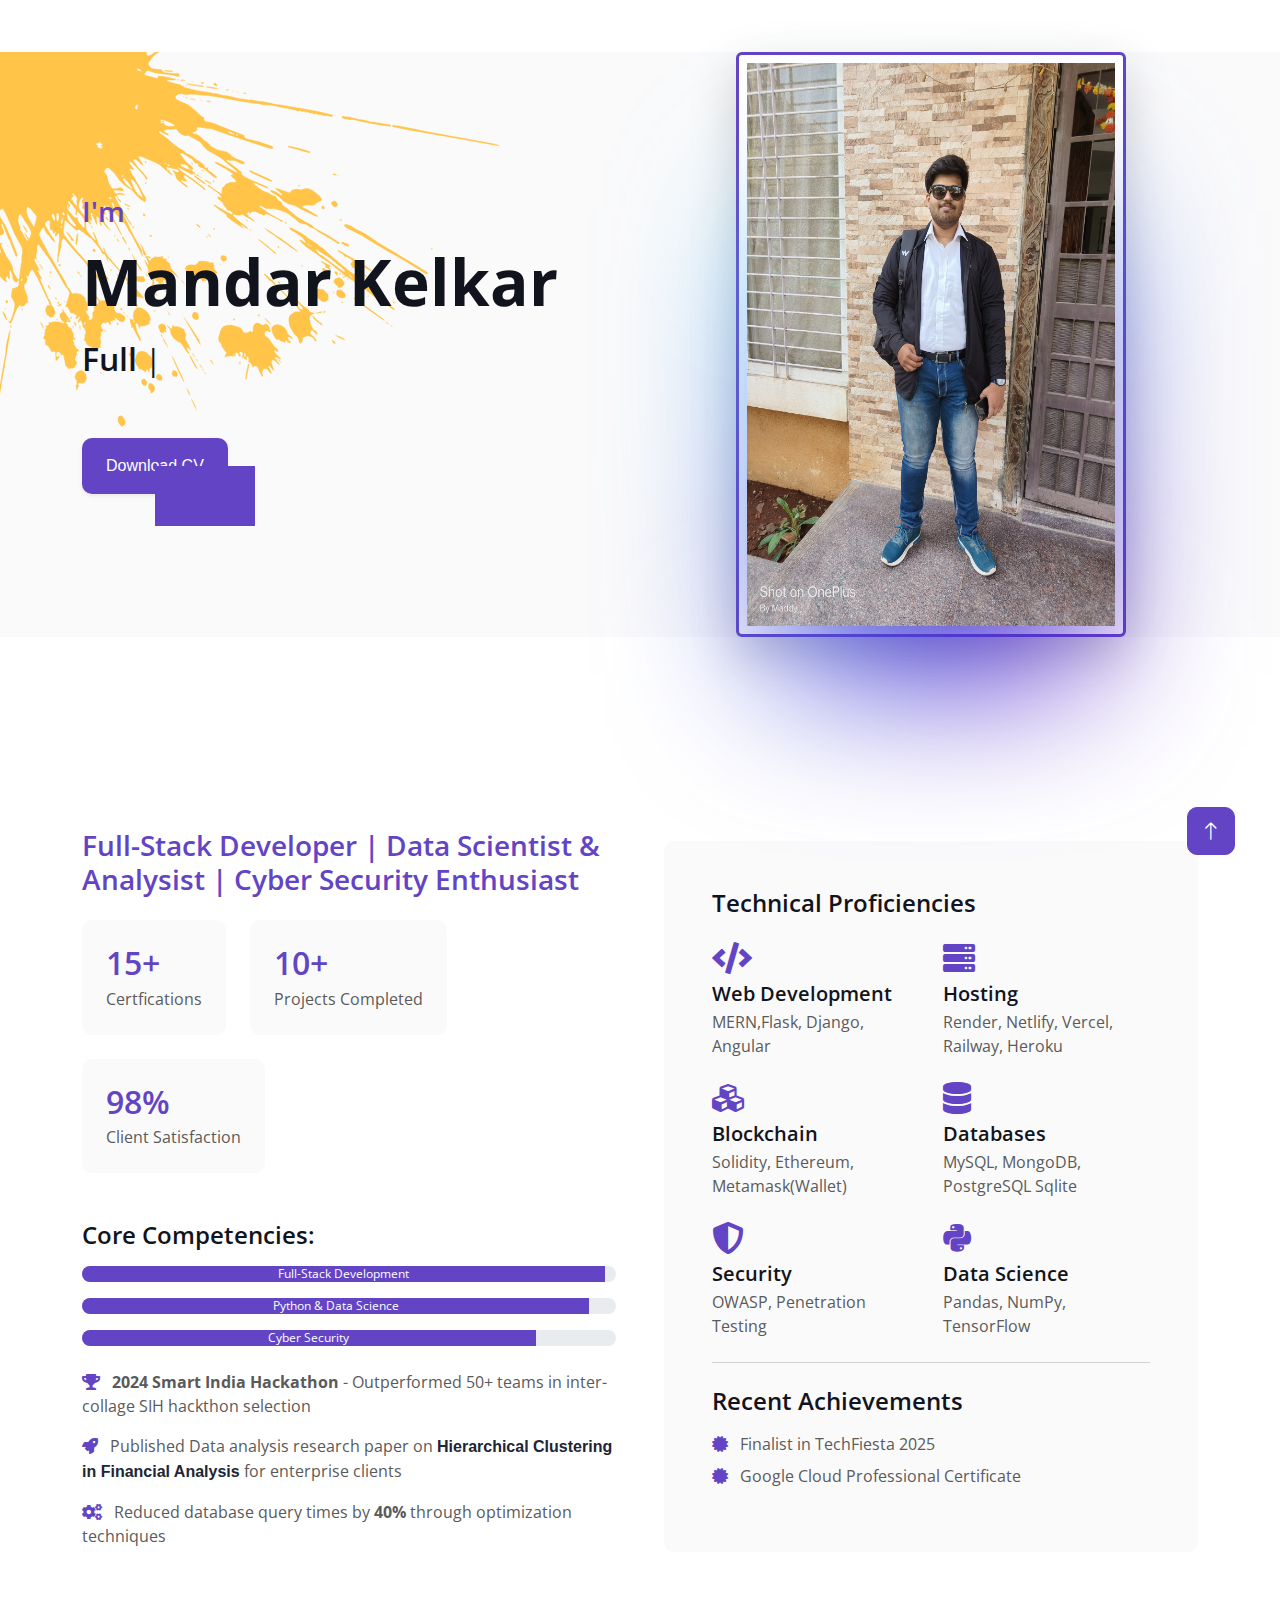
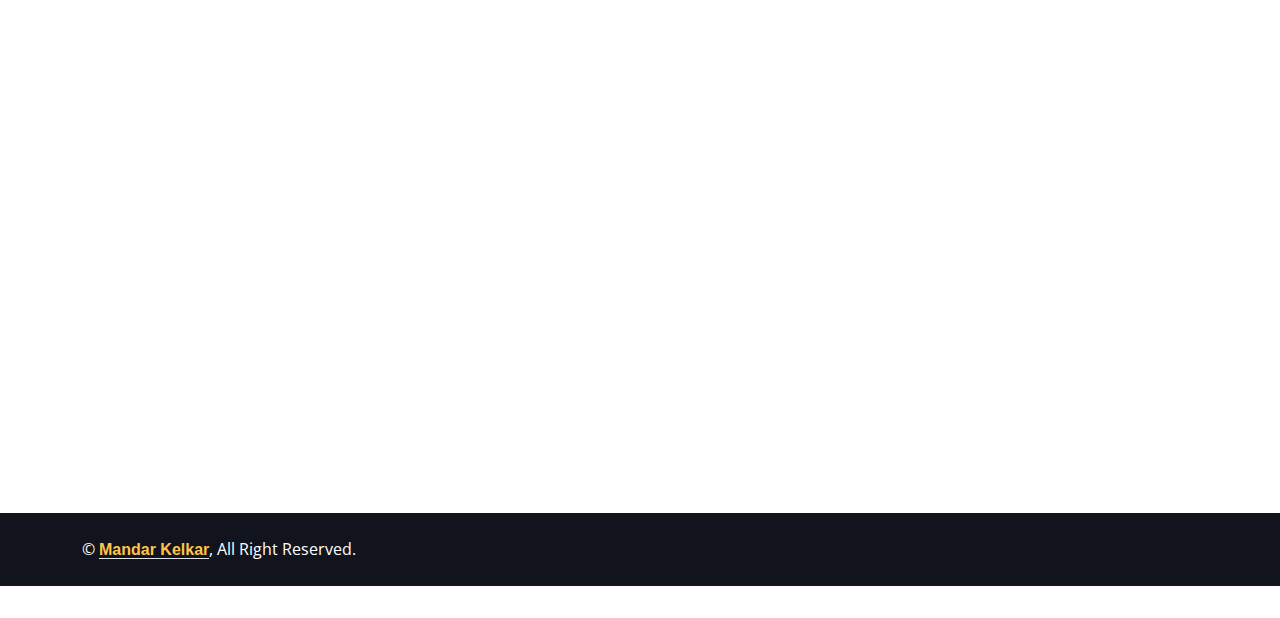
<file: index.html>
<!DOCTYPE html>
<html lang="en">

<head>
    <meta charset="utf-8">
    <title>Mandar Kelkar</title>
    <meta content="width=device-width, initial-scale=1.0" name="viewport">
    <meta content="" name="keywords">
    <meta content="" name="description">
    <link rel="icon" href="img/software.png" type="image/x-icon">
    <!-- Favicon -->
    <link href="img/favicon.ico" rel="icon">

    <!-- Google Web Fonts -->
    <link rel="preconnect" href="https://fonts.googleapis.com">
    <link rel="preconnect" href="https://fonts.gstatic.com" crossorigin>
    <link href="https://fonts.googleapis.com/css2?family=Open+Sans:wght@400;500;600;700;800&display=swap"
        rel="stylesheet">

    <!-- Icon Font Stylesheet -->
    <link href="https://cdnjs.cloudflare.com/ajax/libs/font-awesome/5.10.0/css/all.min.css" rel="stylesheet">
    <link href="https://cdn.jsdelivr.net/npm/bootstrap-icons@1.4.1/font/bootstrap-icons.css" rel="stylesheet">

    <!-- Libraries Stylesheet -->
    <link href="lib/animate/animate.min.css" rel="stylesheet">
    <link href="lib/lightbox/css/lightbox.min.css" rel="stylesheet">
    <link href="lib/owlcarousel/assets/owl.carousel.min.css" rel="stylesheet">

    <!-- Customized Bootstrap Stylesheet -->
    <link href="css/bootstrap.min.css" rel="stylesheet">
    <link href="css/card.css" rel="stylesheet">

    <!-- Template Stylesheet -->
    <link href="css/style.css" rel="stylesheet">
    <script src="https://code.jquery.com/jquery-3.6.4.min.js"></script>
</head>

<body data-bs-spy="scroll" data-bs-target=".navbar" data-bs-offset="51">
    <!-- Spinner Start -->
    <div id="spinner"
        class="show bg-white position-fixed translate-middle w-100 vh-100 top-50 start-50 d-flex align-items-center justify-content-center">
        <div class="spinner-border text-primary" style="width: 3rem; height: 3rem;" role="status">
            <span class="sr-only">Loading...</span>
        </div>
    </div>
    <!-- Spinner End -->


    <!-- Navbar Start -->
    <nav class="navbar navbar-expand-lg bg-white navbar-light fixed-top shadow py-lg-0 px-4 px-lg-5 wow fadeIn"
        data-wow-delay="0.1s">
        <a href="index.html" class="navbar-brand d-block d-lg-none">
            <h1 class="text-primary fw-bold m-0">MK</h1>
        </a>
        <button type="button" class="navbar-toggler" data-bs-toggle="collapse" data-bs-target="#navbarCollapse">
            <span class="navbar-toggler-icon"></span>
        </button>
        <div class="collapse navbar-collapse justify-content-between py-4 py-lg-0" id="navbarCollapse">
            <div class="navbar-nav ms-auto py-0">
                <a href="#home" class="nav-item nav-link active">Home</a>
                <a href="#about" class="nav-item nav-link">About</a>
                <a href="#skill" class="nav-item nav-link">Skills</a>

            </div>
            <a href="index.html" class="navbar-brand bg-secondary py-3 px-4 mx-3 d-none d-lg-block">
                <h1 class="text-primary fw-bold m-0">MK</h1>
            </a>
            <div class="navbar-nav me-auto py-0">
                <a href="#service" class="nav-item nav-link">Achivevements</a>
                <a href="#project" class="nav-item nav-link">Projects</a>
                <!-- <a href="#team" class="nav-item nav-link">Team</a> -->
                <!-- <a href="#testimonial" class="nav-item nav-link">Testimonial</a> -->
                <a href="#contact" class="nav-item nav-link">Contact</a>
            </div>
        </div>
    </nav>
    <!-- Navbar End -->


<!-- Header Start -->
<div class="container-fluid bg-light my-6 mt-0" id="home">
    <div class="container">
        <div class="row g-5 align-items-center">
            <div class="col-lg-6 py-6 pb-0 pt-lg-0">
                <h3 class="text-primary mb-3">I'm</h3>
                <h1 class="display-3 fw-bold text-dark mb-3">Mandar Kelkar</h1>
                <h2 class="typed-text-output d-inline text-dark"></h2>
                <div class="typed-text d-none text-primary">
                    Full Stack Web Developer, Data Scientist, Apps Designer, Apps Developer
                </div>
                <div class="d-flex align-items-center pt-4">
                    <a id="downloadLink" href="/uploads/FinalResumeMK.pdf"
                        class="btn btn-primary py-3 px-4 me-4 btn-play shadow-sm">Download CV</a>
                </div>
            </div>
            <div class="col-lg-6">
                <div class="card shadow-lg border-3 border-primary rounded-4 p-2 position-relative" style="max-width: 450px; margin: auto;">
                    <img class="img-fluid rounded-4 added-index" src="img/MKBG.jpg" alt="Mandar Kelkar">
                </div>
            </div>
        </div>
    </div>
</div>
<!-- Header End -->


    <!-- Video Modal Start -->
    <div class="modal modal-video fade" id="videoModal" tabindex="-1" aria-labelledby="exampleModalLabel"
        aria-hidden="true">
        <div class="modal-dialog">
            <div class="modal-content rounded-0">
                <div class="modal-header">
                    <h3 class="modal-title" id="exampleModalLabel">Youtube Video</h3>
                    <button type="button" class="btn-close" data-bs-dismiss="modal" aria-label="Close"></button>
                </div>
                <div class="modal-body">
                    <!-- 16:9 aspect ratio -->
                    <div class="ratio ratio-16x9">
                        <iframe class="embed-responsive-item" src="" id="video" allowfullscreen
                            allowscriptaccess="always" allow="autoplay"></iframe>
                    </div>
                </div>
            </div>
        </div>
    </div>
    <!-- Video Modal End -->



    <!-- About Start -->
    <div class="container-xxl py-6" id="about">
        <div class="container">
            <div class="row g-5 align-items-center">
                <div class="col-lg-6 wow fadeInUp" data-wow-delay="0.1s">
                    <div class="section-header mb-4">
                        <!-- <h1 class="display-5 fw-bold text-primary mb-3">Mandar Kelkar</h1> -->
                        <h3 class="text-primary">Full-Stack Developer | Data Scientist & Analysist | Cyber Security
                            Enthusiast</h3>
                    </div>

                    <div class="d-flex flex-wrap gap-4 mb-5">
                        <div class="metric-box bg-light p-4 rounded">
                            <h2 class="text-primary mb-1">15+</h2>
                            <p class="mb-0">Certfications</p>
                        </div>
                        <div class="metric-box bg-light p-4 rounded">
                            <h2 class="text-primary mb-1">10+</h2>
                            <p class="mb-0">Projects Completed</p>
                        </div>
                        <div class="metric-box bg-light p-4 rounded">
                            <h2 class="text-primary mb-1">98%</h2>
                            <p class="mb-0">Client Satisfaction</p>
                        </div>
                    </div>

                    <div class="skill-bars mb-4">
                        <h4 class="mb-3">Core Competencies:</h4>
                        <div class="progress mb-3">
                            <div class="progress-bar bg-primary" role="progressbar" style="width: 98%">Full-Stack
                                Development</div>
                        </div>
                        <div class="progress mb-3">
                            <div class="progress-bar bg-primary" role="progressbar" style="width: 95%">Python & Data
                                Science</div>
                        </div>
                        <div class="progress mb-3">
                            <div class="progress-bar bg-primary" role="progressbar" style="width: 85%">Cyber Security
                            </div>
                        </div>
                    </div>

                    <ul class="list-unstyled key-achievements">
                        <li class="mb-3">
                            <i class="fas fa-trophy text-primary me-2"></i>
                            <strong>2024 Smart India Hackathon</strong> - Outperformed 50+ teams in inter-collage SIH
                            hackthon selection
                        </li>
                        <li class="mb-3">
                            <i class="fas fa-rocket text-primary me-2"></i>
                            Published Data analysis research paper on <strong><a
                                    href="https://www.linkedin.com/feed/update/urn:li:activity:7262705552403628032/">
                                    Hierarchical Clustering in Financial Analysis </a></strong> for enterprise clients
                        </li>
                        <li>
                            <i class="fas fa-cogs text-primary me-2"></i>
                            Reduced database query times by <strong>40%</strong> through optimization techniques
                        </li>
                    </ul>
                </div>

                <div class="col-lg-6 wow fadeInUp" data-wow-delay="0.5s">
                    <div class="about-highlights bg-light p-5 rounded">
                        <h4 class="mb-4">Technical Proficiencies</h4>
                        <div class="row g-4">
                            <div class="col-md-6">
                                <div class="tech-item">
                                    <i class="fas fa-code fa-2x text-primary mb-2"></i>
                                    <h5 class="mb-1">Web Development</h5>
                                    <p class="mb-0">MERN,Flask, Django, Angular</p>
                                </div>
                            </div>
                            <div class="col-md-6">
                                <div class="tech-item">
                                    <i class="fas fa-server fa-2x text-primary mb-2"></i>
                                    <h5 class="mb-1">Hosting</h5>
                                    <p class="mb-0">Render, Netlify, Vercel, Railway, Heroku</p>
                                </div>
                            </div>
                            <div class="col-md-6">
                                <div class="tech-item">
                                    <i class="fas fa-cubes fa-2x text-primary mb-2"></i>
                                    <h5 class="mb-1">Blockchain</h5>
                                    <p class="mb-0">Solidity, Ethereum, Metamask(Wallet)</p>
                                </div>
                            </div>


                            <div class="col-md-6">
                                <div class="tech-item">
                                    <i class="fas fa-database fa-2x text-primary mb-2"></i>
                                    <h5 class="mb-1">Databases</h5>
                                    <p class="mb-0">MySQL, MongoDB, PostgreSQL Sqlite</p>
                                </div>
                            </div>
                            <div class="col-md-6">
                                <div class="tech-item">
                                    <i class="fas fa-shield-alt fa-2x text-primary mb-2"></i>
                                    <h5 class="mb-1">Security</h5>
                                    <p class="mb-0">OWASP, Penetration Testing</p>
                                </div>
                            </div>
                            <div class="col-md-6">
                                <div class="tech-item">
                                    <i class="fab fa-python fa-2x text-primary mb-2"></i>
                                    <h5 class="mb-1">Data Science</h5>
                                    <p class="mb-0">Pandas, NumPy, TensorFlow</p>
                                </div>
                            </div>

                        </div>

                        <hr class="my-4">

                        <div class="certifications">
                            <h4 class="mb-3">Recent Achievements</h4>
                            <ul class="list-unstyled">
                                <li class="mb-2">
                                    <i class="fas fa-certificate text-primary me-2"></i>
                                    Finalist in TechFiesta 2025
                                </li>
                                <li class="mb-2">
                                    <i class="fas fa-certificate text-primary me-2"></i>
                                    Google Cloud Professional Certificate
                                </li>
                                <!-- <li>
                                <i class="fas fa-certificate text-primary me-2"></i>
                                Ranked Top 5% in Kaggle Competitions
                            </li> -->
                            </ul>
                        </div>
                    </div>
                </div>
            </div>
        </div>
    </div>
    <!-- About End -->




    <!-- Expertise Start -->
    <div class="container-xxl py-6 pb-5" id="skill">
        <div class="container">
            <div class="row g-5">
                <div class="col-lg-6 wow fadeInUp" data-wow-delay="0.1s">
                    <h1 class="display-5 mb-5">Skills & Experience</h1>
                    <p class="mb-4">I am a Full Stack Web Developer with extensive experience in designing and
                        developing web applications. I am proficient in various programming languages like JavaScript,
                        Python, and PHP. I have a strong knowledge of front-end frameworks
                        like Vue and HTML, as well as back-end frameworks like Django and Flask. I have worked with
                        several clients to create custom web applications that meet their unique business needs. I am
                        passionate about learning and exploring new
                        technologies to stay up-to-date with the latest trends in web development.</p>
                    <h3 class="mb-4">My Skills</h3>

                    <div class="skill-categories mb-5">
                        <div class="row g-4">
                            <div class="col-md-6">
                                <div class="category-card bg-light p-4 rounded">
                                    <div class="d-flex align-items-center mb-3">
                                        <i class="fas fa-code fa-2x text-primary me-3"></i>
                                        <h5 class="mb-0">Programming</h5>
                                    </div>
                                    <div class="badge-group">
                                        <span class="badge bg-primary">C</span>
                                        <span class="badge bg-primary">Java</span>
                                        <span class="badge bg-primary">Python</span>
                                        <span class="badge bg-primary">JavaScript</span>
                                        <span class="badge bg-primary">Solidity</span>
                                    </div>
                                </div>
                            </div>

                            <div class="col-md-6">
                                <div class="category-card bg-light p-4 rounded">
                                    <div class="d-flex align-items-center mb-3">
                                        <i class="fab fa-html5 fa-2x text-primary me-3"></i>
                                        <h5 class="mb-0">Web Tech</h5>
                                    </div>
                                    <div class="badge-group">
                                        <span class="badge bg-primary">HTML5</span>
                                        <span class="badge bg-primary">CSS3</span>
                                        <span class="badge bg-primary">Bootstrap</span>
                                        <span class="badge bg-primary">Tailwind</span>
                                        <span class="badge bg-primary">jQuery</span>
                                        <span class="badge bg-primary">REST APIs</span>
                                    </div>
                                </div>
                            </div>

                            <div class="col-md-6">
                                <div class="category-card bg-light p-4 rounded">
                                    <div class="d-flex align-items-center mb-3">
                                        <i class="fas fa-box-open fa-2x text-primary me-3"></i>
                                        <h5 class="mb-0">Frameworks</h5>
                                    </div>
                                    <div class="badge-group">
                                        <span class="badge bg-primary">React</span>
                                        <span class="badge bg-primary">Flask</span>
                                        <span class="badge bg-primary">Django</span>
                                        <span class="badge bg-primary">Angular</span>
                                        <span class="badge bg-primary">Node.JS</span>

                                    </div>
                                </div>
                            </div>

                            <div class="col-md-6">
                                <div class="category-card bg-light p-4 rounded">
                                    <div class="d-flex align-items-center mb-3">
                                        <i class="fas fa-database fa-2x text-primary me-3"></i>
                                        <h5 class="mb-0">Database</h5>
                                    </div>
                                    <div class="badge-group">
                                        <span class="badge bg-primary">MySQL</span>
                                        <span class="badge bg-primary">MongoDB</span>
                                        <span class="badge bg-primary">PostgreSQL</span>
                                        <span class="badge bg-primary">Sqlite</span>


                                    </div>
                                </div>
                            </div>

                            <div class="col-md-6">
                                <div class="category-card bg-light p-4 rounded">
                                    <div class="d-flex align-items-center mb-3">
                                        <i class="fas fa-tools fa-2x text-primary me-3"></i>
                                        <h5 class="mb-0">Tools</h5>
                                    </div>
                                    <div class="badge-group">
                                        <span class="badge bg-primary">VS Code</span>
                                        <span class="badge bg-primary">GitHub</span>
                                        <span class="badge bg-primary">Pycharm</span>
                                        <span class="badge bg-primary">Eclips</span>
                                        <span class="badge bg-primary">Jira</span>
                                        <span class="badge bg-primary">Postman</span>
                                    </div>
                                </div>
                            </div>

                            <div class="col-md-6">
                                <div class="category-card bg-light p-4 rounded">
                                    <div class="d-flex align-items-center mb-3">
                                        <i class="fas fa-cog fa-2x text-primary me-3"></i>
                                        <h5 class="mb-0">Operating System</h5>
                                    </div>
                                    <div class="badge-group">
                                        <span class="badge bg-primary">Windows</span>
                                        <span class="badge bg-primary">Android</span>
                                        <span class="badge bg-primary">Linux</span>
                                        <span class="badge bg-primary">Ubuntu</span>
                                        <span class="badge bg-primary">MacOS</span>

                                    </div>
                                </div>
                            </div>

                            <!-- Add similar blocks for other categories -->
                        </div>
                    </div>
                </div>
                <div class="col-lg-6 wow fadeInUp" data-wow-delay="0.5s">
                    <ul class="nav nav-pills rounded border border-2 border-primary mb-5">
                        <li class="nav-item w-50">
                            <button class="nav-link w-100 py-3 fs-5 active" data-bs-toggle="pill"
                                href="#tab-1">Experience</button>
                        </li>
                        <li class="nav-item w-50">
                            <button class="nav-link w-100 py-3 fs-5" data-bs-toggle="pill"
                                href="#tab-2">Education</button>
                        </li>
                    </ul>
                    <div class="tab-content">
                        <div id="tab-1" class="tab-pane fade show p-0 active">
                            <div class="row gy-5 gx-4">
                                <div class="col-sm-6">
                                    <h5>Google Cloud Console</h5>
                                    <hr class="text-primary my-2">
                                    <p class="text-primary mb-1">2025</p>
                                    <h6 class="mb-0">TeemedX</h6>
                                </div>
                                <div class="col-sm-6">
                                    <h5>Blockchain</h5>
                                    <hr class="text-primary my-2">
                                    <p class="text-primary mb-1">2024 - 2025</p>
                                    <h6 class="mb-0">Eduplus</h6>
                                </div>

                                <div class="col-sm-6">
                                    <h5>Fullstack Web Development</h5>
                                    <hr class="text-primary my-2">
                                    <p class="text-primary mb-1">2021 - 2023</p>
                                    <h6 class="mb-0">Udemy</h6>
                                </div>
                                <div class="col-sm-6">
                                    <h5>Python</h5>
                                    <hr class="text-primary my-2">
                                    <p class="text-primary mb-1">2022- 2023</p>
                                    <h6 class="mb-0">GPM</h6>
                                </div>
                                <div class="col-sm-6">
                                    <h5>Database Management</h5>
                                    <hr class="text-primary my-2">
                                    <p class="text-primary mb-1">2020 - 2023</p>
                                    <h6 class="mb-0">DataHive </h6>
                                </div>
                                <div class="col-sm-6">
                                    <h5>Web Designer</h5>
                                    <hr class="text-primary my-2">
                                    <p class="text-primary mb-1">2023</p>
                                    <h6 class="mb-0">GPM</h6>
                                </div>
                            </div>
                        </div>
                        <div id="tab-2" class="tab-pane fade show p-0">
                            <div class="row gy-5 gx-4">

                                <div class="col-sm-6">
                                    <h5>BTech in Computer Engineering</h5>
                                    <hr class="text-primary my-2">
                                    <p class="text-primary mb-1">2023 - 2026</p>
                                    <h6 class="mb-0">Vishwakarma University Pune</h6>
                                </div>

                                <div class="col-sm-6">
                                    <h5>Diploma in Computer Engineering</h5>
                                    <hr class="text-primary my-2">
                                    <p class="text-primary mb-1">2020 - 2023</p>
                                    <h6 class="mb-0">Government Polytechnic Malvan</h6>
                                </div>


                                <div class="col-sm-6">
                                    <h5>School</h5>
                                    <hr class="text-primary my-2">
                                    <p class="text-primary mb-1">2007 - 2020</p>
                                    <h6 class="mb-0">Jay Ganesh English Medium School Malvan</h6>
                                </div>



                            </div>
                        </div>
                    </div>
                </div>
            </div>
        </div>
    </div>
    <!-- Expertise End -->


    <!-- Service Start -->
    <div class="container-fluid bg-light my-5 py-6" id="service">
        <div class="container">
            <div class="row g-5 mb-5 wow fadeInUp" data-wow-delay="0.1s">
                <div class="col-lg-6">
                    <h1 class="display-5 mb-0">My Achivevements</h1>
                </div>
                <!-- <div class="col-lg-6 text-lg-end">
                    <a class="btn btn-primary py-3 px-5" href="">Hire Me</a>
                </div> -->
            </div>
            <div class="row g-4">
                <div class="col-lg-6 wow fadeInUp" data-wow-delay="0.1s">
                    <div class="portfolio-item ">
                        <div class="portfolio-img rounded overflow-hidden">
                            <div class="service-item d-flex flex-column flex-sm-row bg-white rounded h-100 p-4 p-lg-5">
                                <div class="bg-icon flex-shrink-0 mb-3">
                                    <!-- <i class="fa fa-crop-alt fa-2x text-dark"></i> -->
                                    <img src="/img/VU-HACK.jpg" class="img-fluid rounded">
                                </div>
                                <div class="ms-sm-4">
                                    <h4 class="mb-3">VISIONARY HACKATHON 2023</h4>
                                    <h6 class="mb-3"> <span class="text-primary">DOMAIN : CYBERSECURITY</span></h6>
                                    <span>RANK : WINNER</span>
                                </div>
                            </div>
                            <div class="portfolio-btn">
                                <a class="btn btn-lg-square btn-outline-secondary border-2 mx-1" href="img/VU-HACK.jpg"
                                    data-lightbox="portfolio"><i class="fa fa-eye"></i></a>
                                <!-- <a class="btn btn-lg-square btn-outline-secondary border-2 mx-1" href=""><i class="fa fa-link"></i></a> -->
                            </div>
                        </div>
                    </div>
                </div>
                <div class="col-lg-6 wow fadeInUp" data-wow-delay="0.1s">
                    <div class="portfolio-item ">
                        <div class="portfolio-img rounded overflow-hidden">
                            <div class="service-item d-flex flex-column flex-sm-row bg-white rounded h-100 p-4 p-lg-5">
                                <div class="bg-icon flex-shrink-0 mb-3">
                                    <!-- <i class="fa fa-crop-alt fa-2x text-dark"></i> -->
                                    <img src="/img/REX.jpg" class="img-fluid rounded">
                                </div>
                                <div class="ms-sm-4">
                                    <h4 class="mb-3">REX - 2023</h4>
                                    <h6 class="mb-3"> <span class="text-primary">National Level Research Exhibition cum
                                            Competition</span></h6>
                                    <span>RANK : WINNER</span>
                                </div>
                            </div>
                            <div class="portfolio-btn">
                                <a class="btn btn-lg-square btn-outline-secondary border-2 mx-1" href="img/REX.jpg"
                                    data-lightbox="portfolio"><i class="fa fa-eye"></i></a>
                                <!-- <a class="btn btn-lg-square btn-outline-secondary border-2 mx-1" href=""><i class="fa fa-link"></i></a> -->
                            </div>
                        </div>
                    </div>
                </div>

                <div class="col-lg-6 wow fadeInUp" data-wow-delay="0.3s">
                    <div class="portfolio-item ">
                        <div class="portfolio-img rounded overflow-hidden">
                            <div class="service-item d-flex flex-column flex-sm-row bg-white rounded h-100 p-4 p-lg-5">
                                <div class="bg-icon flex-shrink-0 mb-3">
                                    <!-- <i class="fa fa-crop-alt fa-2x text-dark"></i> -->
                                    <img src="/img/METROPULS.jpg" class="img-fluid rounded">
                                </div>
                                <div class="ms-sm-4">
                                    <h4 class="mb-3">METROPULSE - 2023</h4>
                                    <h6 class="mb-3"> <span class="text-primary">National Level Technical &
                                            Non-Technical Event </span></h6>
                                    <span>RANK : RUNNER - UP</span>

                                </div>
                            </div>
                            <div class="portfolio-btn">
                                <a class="btn btn-lg-square btn-outline-secondary border-2 mx-1"
                                    href="img/METROPULS.jpg" data-lightbox="portfolio"><i class="fa fa-eye"></i></a>
                                <!-- <a class="btn btn-lg-square btn-outline-secondary border-2 mx-1" href=""><i class="fa fa-link"></i></a> -->
                            </div>
                        </div>
                    </div>
                </div>

                <div class="col-lg-6 wow fadeInUp " data-wow-delay="0.3s">
                    <div class="portfolio-item ">
                        <div class="portfolio-img rounded overflow-hidden">
                            <div class="service-item d-flex flex-column flex-sm-row bg-white rounded h-100 p-4 p-lg-5">
                                <div class="bg-icon flex-shrink-0 mb-3">
                                    <!-- <i class="fa fa-crop-alt fa-2x text-dark"></i> -->
                                    <img src="/img/DS.jpg" class="img-fluid rounded">

                                </div>
                                <div class="ms-sm-4">
                                    <h4 class="mb-3">DATA SCIENCE</h4>
                                    <h6 class="mb-3"> <span class="text-primary">INTERNSHIP BY SKILLVERTEX</span></h6>
                                    <span>Completed Data science Internship organized by SKILLVERTEX</span>
                                </div>

                            </div>
                            <!-- <img class="img-fluid" src="img/prog - 2.png" alt=""> -->
                            <div class="portfolio-btn">
                                <a class="btn btn-lg-square btn-outline-secondary border-2 mx-1" href="img/DS.jpg"
                                    data-lightbox="portfolio"><i class="fa fa-eye"></i></a>
                                <!-- <a class="btn btn-lg-square btn-outline-secondary border-2 mx-1" href=""><i class="fa fa-link"></i></a> -->
                            </div>
                        </div>
                    </div>
                </div>



            </div>
        </div>
    </div>
    <!-- Service End -->
    <!-- Service Start -->
    <div class="container-fluid bg-light my-5 py-6" id="service">
        <div class="container">
            <div class="row g-5 mb-5 wow fadeInUp" data-wow-delay="0.1s">
                <div class="col-lg-6">
                    <h1 class="display-5 mb-0">My Certifications</h1>
                </div>
            </div>
            <div class="row g-4">
                <!-- Web Developer Bootcamp -->
                <div class="col-lg-4 col-md-6 col-sm-12 wow fadeInUp" data-wow-delay="0.3s">
                    <div class="portfolio-item">
                        <div class="portfolio-img-cert rounded overflow-hidden">
                            <div class="service-item d-flex flex-column flex-sm-row bg-white rounded h-100 p-4 p-lg-5">
                                <div class="bg-icon flex-shrink-0 mb-3">
                                    <img src="/img/webB.jpg" class="img-fluid rounded">
                                </div>
                                <div class="ms-sm-4">
                                    <h4 class="mb-3">Web Developer Bootcamp</h4>
                                    <h6 class="mb-3"><span class="text-primary">Udemy - Colt Steele</span></h6>
                                    <span>Completed Modern Web Developer Bootcamp </span>
                                </div>
                            </div>
                            <div class="portfolio-btn">
                                <a class="btn btn-lg-square btn-outline-secondary border-2 mx-1" href="/img/webB.jpg"
                                    data-lightbox="portfolio">
                                    <i class="fa fa-eye"></i>
                                </a>
                            </div>
                        </div>
                    </div>
                </div>

                <!-- Modern Python 3 Bootcamp -->
                <div class="col-lg-4 col-md-6 col-sm-12 wow fadeInUp" data-wow-delay="0.3s">
                    <div class="portfolio-item">
                        <div class="portfolio-img-cert rounded overflow-hidden">
                            <div class="service-item d-flex flex-column flex-sm-row bg-white rounded h-100 p-4 p-lg-5">
                                <div class="bg-icon flex-shrink-0 mb-3">
                                    <img src="/img/pythonCerti.png" class="img-fluid rounded">
                                </div>
                                <div class="ms-sm-4">
                                    <h4 class="mb-3">Modern Python 3 Bootcamp</h4>
                                    <h6 class="mb-3"><span class="text-primary">Udemy - Colt Steele</span></h6>
                                    <span>Completed Modern Python 3 Bootcamp </span>
                                </div>
                            </div>
                            <div class="portfolio-btn">
                                <a class="btn btn-lg-square btn-outline-secondary border-2 mx-1"
                                    href="/img/pythonCerti.png" data-lightbox="portfolio">
                                    <i class="fa fa-eye"></i>
                                </a>
                            </div>
                        </div>
                    </div>
                </div>

                <!-- Blockchain & Solidity -->
                <div class="col-lg-4 col-md-6 col-sm-12 wow fadeInUp" data-wow-delay="0.3s">
                    <div class="portfolio-item">
                        <div class="portfolio-img-cert rounded overflow-hidden">
                            <div class="service-item d-flex flex-column flex-sm-row bg-white rounded h-100 p-4 p-lg-5">
                                <div class="bg-icon flex-shrink-0 mb-3">
                                    <img src="/img/blockchain.png" class="img-fluid rounded">
                                </div>
                                <div class="ms-sm-4">
                                    <h4 class="mb-3">Solidity for Beginners</h4>
                                    <h6 class="mb-3"><span class="text-primary">Coursera Certificate</span></h6>
                                    <span>Completed Blockchain course on Coursera</span>
                                </div>
                            </div>
                            <div class="portfolio-btn">
                                <a class="btn btn-lg-square btn-outline-secondary border-2 mx-1"
                                    href="/img/blockchain.png" data-lightbox="portfolio">
                                    <i class="fa fa-eye"></i>
                                </a>
                            </div>
                        </div>
                    </div>
                </div>

                <!-- Google Cloud Certification -->
                <div class="col-lg-4 col-md-6 col-sm-12 wow fadeInUp" data-wow-delay="0.3s">
                    <div class="portfolio-item">
                        <div class="portfolio-img-cert rounded overflow-hidden">
                            <div class="service-item d-flex flex-column flex-sm-row bg-white rounded h-100 p-4 p-lg-5">
                                <div class="bg-icon flex-shrink-0 mb-3">
                                    <img src="/img/google_cloud.png" class="img-fluid rounded">
                                </div>
                                <div class="ms-sm-4">
                                    <h4 class="mb-3">Google Cloud Hands-on Labs</h4>
                                    <h6 class="mb-3"><span class="text-primary">Coursera Certificate</span></h6>
                                    <span>Completed Google Cloud course on Coursera</span>
                                </div>
                            </div>
                            <div class="portfolio-btn">
                                <a class="btn btn-lg-square btn-outline-secondary border-2 mx-1"
                                    href="/img/google_cloud.png" data-lightbox="portfolio">
                                    <i class="fa fa-eye"></i>
                                </a>
                            </div>
                        </div>
                    </div>
                </div>

                <!-- Google Cloud Certification -->
                <div class="col-lg-4 col-md-6 col-sm-12 wow fadeInUp" data-wow-delay="0.3s">
                    <div class="portfolio-item">
                        <div class="portfolio-img-cert rounded overflow-hidden">
                            <div class="service-item d-flex flex-column flex-sm-row bg-white rounded h-100 p-4 p-lg-5">
                                <div class="bg-icon flex-shrink-0 mb-3">
                                    <img src="/img/docker.png" class="img-fluid rounded">
                                </div>
                                <div class="ms-sm-4">
                                    <h4 class="mb-3">Introduction to Docker</h4>
                                    <h6 class="mb-3"><span class="text-primary">Coursera Certificate</span></h6>
                                    <span>Completed Docker course on Coursera</span>
                                </div>
                            </div>
                            <div class="portfolio-btn">
                                <a class="btn btn-lg-square btn-outline-secondary border-2 mx-1" href="/img/docker.png"
                                    data-lightbox="portfolio">
                                    <i class="fa fa-eye"></i>
                                </a>
                            </div>
                        </div>
                    </div>
                </div>

                <!-- Google Cloud Certification -->
                <div class="col-lg-4 col-md-6 col-sm-12 wow fadeInUp" data-wow-delay="0.3s">
                    <div class="portfolio-item">
                        <div class="portfolio-img-cert rounded overflow-hidden">
                            <div class="service-item d-flex flex-column flex-sm-row bg-white rounded h-100 p-4 p-lg-5">
                                <div class="bg-icon flex-shrink-0 mb-3">
                                    <img src="/img/hosting.png" class="img-fluid rounded">
                                </div>
                                <div class="ms-sm-4">
                                    <h5 class="mb-3">Hosting a Web App on Google Cloud </h3>
                                        <h6 class="mb-3"><span class="text-primary">Coursera Certificate</span></h6>
                                        <span>Completed Hosting app course on Coursera</span>
                                </div>
                            </div>
                            <div class="portfolio-btn">
                                <a class="btn btn-lg-square btn-outline-secondary border-2 mx-1" href="/img/hosting.png"
                                    data-lightbox="portfolio">
                                    <i class="fa fa-eye"></i>
                                </a>
                            </div>
                        </div>
                    </div>
                </div>

                <!-- Google Cloud Certification -->
                <div class="col-lg-4 col-md-6 col-sm-12 wow fadeInUp" data-wow-delay="0.3s">
                    <div class="portfolio-item">
                        <div class="portfolio-img-cert rounded overflow-hidden">
                            <div class="service-item d-flex flex-column flex-sm-row bg-white rounded h-100 p-4 p-lg-5">
                                <div class="bg-icon flex-shrink-0 mb-3">
                                    <img src="/img/ibm.png" class="img-fluid rounded">
                                </div>
                                <div class="ms-sm-4">
                                    <h4 class="mb-3">Introduction to Cybersecurity Tools & Cyberattacks
                                    </h4>
                                    <h6 class="mb-3"><span class="text-primary">IBM - Coursera Certificate</span></h6>
                                    <span>Completed Introduction to Cybersecurity Tools & Cyberattacks course on
                                        Coursera</span>
                                </div>
                            </div>
                            <div class="portfolio-btn">
                                <a class="btn btn-lg-square btn-outline-secondary border-2 mx-1" href="/img/ibm.png"
                                    data-lightbox="portfolio">
                                    <i class="fa fa-eye"></i>
                                </a>
                            </div>
                        </div>
                    </div>
                </div>

                <!-- Google Cloud Certification -->
                <div class="col-lg-4 col-md-6 col-sm-12 wow fadeInUp" data-wow-delay="0.3s">
                    <div class="portfolio-item">
                        <div class="portfolio-img-cert rounded overflow-hidden">
                            <div class="service-item d-flex flex-column flex-sm-row bg-white rounded h-100 p-4 p-lg-5">
                                <div class="bg-icon flex-shrink-0 mb-3">
                                    <img src="/img/os.png" class="img-fluid rounded">
                                </div>
                                <div class="ms-sm-4">
                                    <h4 class="mb-3">OS: Overview, Administration, and
                                        Security

                                    </h4>
                                    <h6 class="mb-3"><span class="text-primary">IBM - Coursera Certificate</span></h6>
                                    <span>Completed Operating Systems: Overview, Administration, and
                                        Security
                                        course on Coursera</span>
                                </div>
                            </div>
                            <div class="portfolio-btn">
                                <a class="btn btn-lg-square btn-outline-secondary border-2 mx-1" href="/img/os.png"
                                    data-lightbox="portfolio">
                                    <i class="fa fa-eye"></i>
                                </a>
                            </div>
                        </div>
                    </div>
                </div>
                <!-- Google Cloud Certification -->
                <div class="col-lg-4 col-md-6 col-sm-12 wow fadeInUp" data-wow-delay="0.3s">
                    <div class="portfolio-item">
                        <div class="portfolio-img-cert rounded overflow-hidden">
                            <div class="service-item d-flex flex-column flex-sm-row bg-white rounded h-100 p-4 p-lg-5">
                                <div class="bg-icon flex-shrink-0 mb-3">
                                    <img src="/img/nmap.png" class="img-fluid rounded">
                                </div>
                                <div class="ms-sm-4">
                                    <h4 class="mb-3">Vulnerability Scanning with Nmap: Network
                                        Scanning

                                    </h4>
                                    <h6 class="mb-3"><span class="text-primary">Coursera Certificate</span></h6>
                                    <span>Completed Vulnerability Scanning with Nmap: Network
                                        Scanning
                                        course on Coursera</span>
                                </div>
                            </div>
                            <div class="portfolio-btn">
                                <a class="btn btn-lg-square btn-outline-secondary border-2 mx-1" href="/img/nmap.png"
                                    data-lightbox="portfolio">
                                    <i class="fa fa-eye"></i>
                                </a>
                            </div>
                        </div>
                    </div>
                </div>

            </div>
        </div>
    </div>
    <!-- Service End -->


    <!-- Projects Start -->
    <div class="container-xxl py-6 pt-5" id="project">
        <div class="container">
            <div class="row g-5 mb-5 align-items-center wow fadeInUp" data-wow-delay="0.1s">
                <div class="col-lg-6">
                    <h1 class="display-5 mb-0">My Projects</h1>
                </div>
                <div class="col-lg-6 text-lg-end">
                    <ul class="list-inline mx-n3 mb-0" id="portfolio-flters">
                        <li class="mx-3 active" data-filter="*">All </li>
                        <li class="mx-3" data-filter=".flask">Flask</li>
                        <li class="mx-3" data-filter=".react">React</li>
                        <li class="mx-3" data-filter=".ds">Data Science</li>
                        <li class="mx-3" data-filter=".angular">Angular</li>
                        <li class="mx-3" data-filter=".bi">PowerBI</li>
                    </ul>
                </div>
            </div>
            <div class="row g-4 portfolio-container wow fadeInUp" data-wow-delay="0.01s">
                <div class="col-lg-4 col-md-6 portfolio-item flask">
                    <div class="portfolio-img rounded overflow-hidden">
                        <img class="img-fluid" src="/img/projects/LC_GenrationAndStudentMgmt.png" alt="">
                        <div class="portfolio-btn">
                            <a class="btn btn-lg-square btn-outline-secondary border-2 mx-1"
                                href="/img/projects/LC_GenrationAndStudentMgmt.png" data-lightbox="portfolio"><i
                                    class="fa fa-eye"></i></a>
                            <a class="btn btn-lg-square btn-outline-secondary border-2 mx-1"
                                href="https://github.com/MandarKelkarOfficial/Manager-master.git"><i
                                    class="fa fa-link"></i></a>
                        </div>
                    </div>
                </div>
                <div class="col-lg-4 col-md-6 portfolio-item flask">
                    <div class="portfolio-img rounded overflow-hidden">
                        <img class="img-fluid" src="/img/projects/MFA.png" alt="">
                        <div class="portfolio-btn">
                            <a class="btn btn-lg-square btn-outline-secondary border-2 mx-1"
                                href="/img/projects/MFA.png" data-lightbox="portfolio"><i class="fa fa-eye"></i></a>
                            <a class="btn btn-lg-square btn-outline-secondary border-2 mx-1"
                                href="https://github.com/MandarKelkarOfficial/MFA"><i class="fa fa-link"></i></a>
                        </div>
                    </div>
                </div>
                <div class="col-lg-4 col-md-6 portfolio-item flask">
                    <div class="portfolio-img rounded overflow-hidden">
                        <img class="img-fluid" src="/img/projects/DrDashboard.png" alt="">
                        <div class="portfolio-btn">
                            <a class="btn btn-lg-square btn-outline-secondary border-2 mx-1"
                                href="/img/projects/DrDashboard.png" data-lightbox="portfolio"><i
                                    class="fa fa-eye"></i></a>
                            <a class="btn btn-lg-square btn-outline-secondary border-2 mx-1" href="https://github.com/MandarKelkarOfficial/EHR.git><i
                                    class=" fa fa-link"></i></a>
                        </div>
                    </div>
                </div>




                <div class="col-lg-4 col-md-6 portfolio-item angular">
                    <div class="portfolio-img rounded overflow-hidden">
                        <img class="img-fluid" src="/img/projects/TodoListAngular.png" alt="">
                        <div class="portfolio-btn">
                            <a class="btn btn-lg-square btn-outline-secondary border-2 mx-1"
                                href="/img/projects/TodoListAngular.png" data-lightbox="portfolio"><i
                                    class="fa fa-eye"></i></a>
                            <a class="btn btn-lg-square btn-outline-secondary border-2 mx-1"
                                href="https://github.com/MandarKelkarOfficial/to-do-list.git"><i
                                    class="fa fa-link"></i></a>
                        </div>
                    </div>
                </div>
                <div class="col-lg-4 col-md-6 portfolio-item angular">
                    <div class="portfolio-img rounded overflow-hidden">
                        <img class="img-fluid" src="/img/projects/validateformAngular.png" alt="">
                        <div class="portfolio-btn">
                            <a class="btn btn-lg-square btn-outline-secondary border-2 mx-1"
                                href="/img/projects/validateformAngular.png" data-lightbox="portfolio"><i
                                    class="fa fa-eye"></i></a>
                            <a class="btn btn-lg-square btn-outline-secondary border-2 mx-1"
                                href="https://github.com/MandarKelkarOfficial/validate-form-angular.git"><i
                                    class="fa fa-link"></i></a>
                        </div>
                    </div>
                </div>

                <div class="col-lg-4 col-md-6 portfolio-item react">
                    <div class="portfolio-img rounded overflow-hidden">
                        <img class="img-fluid" src="/img/projects/telemedx.jpg" alt="">
                        <div class="portfolio-btn">
                            <a class="btn btn-lg-square btn-outline-secondary border-2 mx-1"
                                href="/img/projects/telemedx.jpg" data-lightbox="portfolio"><i
                                    class="fa fa-eye"></i></a>
                            <a class="btn btn-lg-square btn-outline-secondary border-2 mx-1"
                                href="https://github.com/MandarKelkarOfficial/TeleMedX"><i
                                    class="fa fa-link"></i></a>
                        </div>
                    </div>
                </div>

                <div class="col-lg-4 col-md-6 portfolio-item react">
                    <div class="portfolio-img rounded overflow-hidden">
                        <img class="img-fluid" src="/img/projects/textutilsReact.png" alt="">
                        <div class="portfolio-btn">
                            <a class="btn btn-lg-square btn-outline-secondary border-2 mx-1"
                                href="/img/projects/textutilsReact.png" data-lightbox="portfolio"><i
                                    class="fa fa-eye"></i></a>
                            <a class="btn btn-lg-square btn-outline-secondary border-2 mx-1"
                                href="https://github.com/MandarKelkarOfficial/textutiles.git"><i
                                    class="fa fa-link"></i></a>
                        </div>
                    </div>
                </div>

                <div class="col-lg-4 col-md-6 portfolio-item react">
                    <div class="portfolio-img rounded overflow-hidden">
                        <img class="img-fluid" src="/img/projects/hospitalmgmtreact.png" alt="">
                        <div class="portfolio-btn">
                            <a class="btn btn-lg-square btn-outline-secondary border-2 mx-1"
                                href="/img/projects/hospitalmgmtreact.png" data-lightbox="portfolio"><i
                                    class="fa fa-eye"></i></a>
                            <a class="btn btn-lg-square btn-outline-secondary border-2 mx-1"
                                href="https://github.com/MandarKelkarOfficial/ReactHospitalManagement.git"><i
                                    class="fa fa-link"></i></a>
                        </div>
                    </div>
                </div>

                <div class="col-lg-4 col-md-6 portfolio-item bi">
                    <div class="portfolio-img rounded overflow-hidden">
                        <img class="img-fluid" src="/img/projects/BiDash.png" alt="">
                        <div class="portfolio-btn">
                            <a class="btn btn-lg-square btn-outline-secondary border-2 mx-1"
                                href="/img/projects/BiDash.png" data-lightbox="portfolio"><i class="fa fa-eye"></i></a>
                            <a class="btn btn-lg-square btn-outline-secondary border-2 mx-1"
                                href="https://app.powerbi.com/groups/me/reports/7e74f39b-0ff8-4cf5-8b84-e46d264fc7d7?ctid=80422497-e632-410a-964a-2cee17aa1964&pbi_source=linkShare"><i
                                    class="fa fa-link"></i></a>
                        </div>
                    </div>
                </div>

                <div class="col-lg-4 col-md-6 portfolio-item ds">
                    <div class="portfolio-img rounded overflow-hidden">
                        <img class="img-fluid" src="/img/projects/dsminor.png" alt="">
                        <div class="portfolio-btn">
                            <a class="btn btn-lg-square btn-outline-secondary border-2 mx-1"
                                href="/img/projects/dsminor.png" data-lightbox="portfolio"><i class="fa fa-eye"></i></a>
                            <a class="btn btn-lg-square btn-outline-secondary border-2 mx-1"
                                href="https://github.com/MandarKelkarOfficial/DataScienceMinorProject.git"><i
                                    class="fa fa-link"></i></a>
                        </div>
                    </div>
                </div>

                <div class="col-lg-4 col-md-6 portfolio-item ds">
                    <div class="portfolio-img rounded overflow-hidden">
                        <img class="img-fluid" src="/img/projects/dsMajor.png" alt="">
                        <div class="portfolio-btn">
                            <a class="btn btn-lg-square btn-outline-secondary border-2 mx-1"
                                href="/img/projects/dsMajor.png" data-lightbox="portfolio"><i class="fa fa-eye"></i></a>
                            <a class="btn btn-lg-square btn-outline-secondary border-2 mx-1"
                                href="https://github.com/MandarKelkarOfficial/DataScienceMajorProject.git"><i
                                    class="fa fa-link"></i></a>
                        </div>
                    </div>
                </div>


            </div>
        </div>
    </div>
    <!-- Projects End -->





    <!-- Contact Start -->
    <div class="container-xxl pb-5" id="contact">
        <div class="container py-5">
            <div class="row g-5 mb-5 wow fadeInUp" data-wow-delay="0.2s">
                <div class="col-lg-6">
                    <h1 class="display-5 mb-0">Let's Work Together</h1>
                </div>
                <!-- <div class="col-lg-6 text-lg-end">
                    <a class="btn btn-primary py-3 px-5" href="">Say Hello</a>
                </div> -->
            </div>
            <div class="row g-5">
                <div class="col-lg-5 col-md-6 wow fadeInUp" data-wow-delay="0.1s">

                    <p class="mb-2">My Collage:</p>
                    <h3 class="fw-bold">Vishwakarma University Pune</h3>
                    <hr class="w-100">
                    <!-- <p class="mb-2">Call me:</p>
                    <h3 class="fw-bold">+91 9405926301</h3> -->
                    <!-- <hr class="w-100"> -->
                    <p class="mb-2">Mail me:</p>
                    <h3 class="fw-bold">sdbcontactme@gmail.com</h3>
                    <hr class="w-100">
                    <p class="mb-2">Follow me:</p>
                    <div class="d-flex pt-2">
                        <a class="btn btn-square btn-primary me-2" href="https://www.instagram.com/its_maddy_644/"><i
                                class="fab fa-instagram"></i></a>
                        <a class="btn btn-square btn-primary me-2" href="https://twitter.com/MandarKelkar_06"><i
                                class="fab fa-twitter"></i></a>
                        <a class="btn btn-square btn-primary me-2" href="https://github.com/MandarKelkarOfficial"><i
                                class="fab fa-github"></i></a>
                        <a class="btn btn-square btn-primary me-2"
                            href="https://www.youtube.com/channel/UCsX354Xg-Dhkni9gaiN3fTA"><i
                                class="fab fa-youtube"></i></a>
                        <a class="btn btn-square btn-primary me-2"
                            href="https://www.linkedin.com/in/mandar-kelkar-988a752a0/"><i
                                class="fab fa-linkedin-in"></i></a>
                    </div>
                </div>

                <div class="col-lg-7 col-md-6 wow fadeInUp" data-wow-delay="0.5s">
                    <form action="https://api.web3forms.com/submit" method="POST">
                        <input type="hidden" name="access_key" value="2b0dbcc2-0baf-4954-b83a-ae99d11cc9d2">
                        <div class="row g-3">
                            <div class="col-md-6">
                                <div class="form-floating">
                                    <input type="text" class="form-control" id="name" name="name"
                                        placeholder="Your Name">
                                    <label for="name">Your Name</label>
                                </div>
                            </div>
                            <div class="col-md-6">
                                <div class="form-floating">
                                    <input type="email" class="form-control" id="email" name="email"
                                        placeholder="Your Email">
                                    <label for="email">Your Email</label>
                                </div>
                            </div>
                            <div class="col-12">
                                <div class="form-floating">
                                    <input type="text" class="form-control" id="subject" name="subject"
                                        placeholder="Subject">
                                    <label for="subject">Subject</label>
                                </div>
                            </div>
                            <div class="col-12">
                                <div class="form-floating">
                                    <textarea class="form-control" name="message" placeholder="Leave a message here"
                                        id="message" style="height: 100px"></textarea>
                                    <label for="message">Message</label>
                                </div>
                            </div>
                            <div class="col-12">
                                <!-- <button class="btn btn-primary py-3 px-5" type="submit">Send Message</button> -->
                                <input type="submit" class="btn btn-primary py-3 px-5" value="SUBMIT">
                            </div>
                        </div>
                    </form>


                </div>
            </div>
        </div>
    </div>
    <!-- Contact End -->




    <!-- Copyright Start -->
    <div class="container-fluid bg-dark text-white py-4">
        <div class="container">
            <div class="row">
                <div class="col-md-6 text-center text-md-start mb-3 mb-md-0">
                    &copy; <a class="border-bottom text-secondary" href="#"> Mandar Kelkar</a>, All Right Reserved.
                </div>

            </div>
        </div>
    </div>
    </div>
    <!-- Copyright End -->


    <!-- Back to Top -->
    <a href="#" class="btn btn-lg btn-primary btn-lg-square back-to-top"><i class="bi bi-arrow-up"></i></a>


    <!-- JavaScript Libraries -->
    <script src="https://code.jquery.com/jquery-3.4.1.min.js"></script>
    <script src="https://cdn.jsdelivr.net/npm/bootstrap@5.0.0/dist/js/bootstrap.bundle.min.js"></script>
    <script src="lib/wow/wow.min.js"></script>
    <script src="lib/easing/easing.min.js"></script>
    <script src="lib/waypoints/waypoints.min.js"></script>
    <script src="lib/typed/typed.min.js"></script>
    <script src="lib/counterup/counterup.min.js"></script>
    <script src="lib/owlcarousel/owl.carousel.min.js"></script>
    <script src="lib/isotope/isotope.pkgd.min.js"></script>
    <script src="lib/lightbox/js/lightbox.min.js"></script>

    <!-- Template Javascript -->
    <script src="js/main.js"></script>
    <script>
        $(document).ready(function () {
            // Attach click event to the download link
            $("#downloadLink").click(function (e) {
                // Prevent the default behavior of the link
                e.preventDefault();

                // Get the href attribute of the link
                var downloadUrl = $(this).attr("href");

                // Create a hidden anchor element
                var downloadAnchor = $("<a style='display:none;' href='" + downloadUrl + "' download></a>");

                // Append the anchor element to the body
                $("body").append(downloadAnchor);

                // Trigger a click on the hidden anchor element
                downloadAnchor[0].click();

                // Remove the anchor element from the DOM
                downloadAnchor.remove();
            });
        });
    </script>
</body>

</html>
</file>
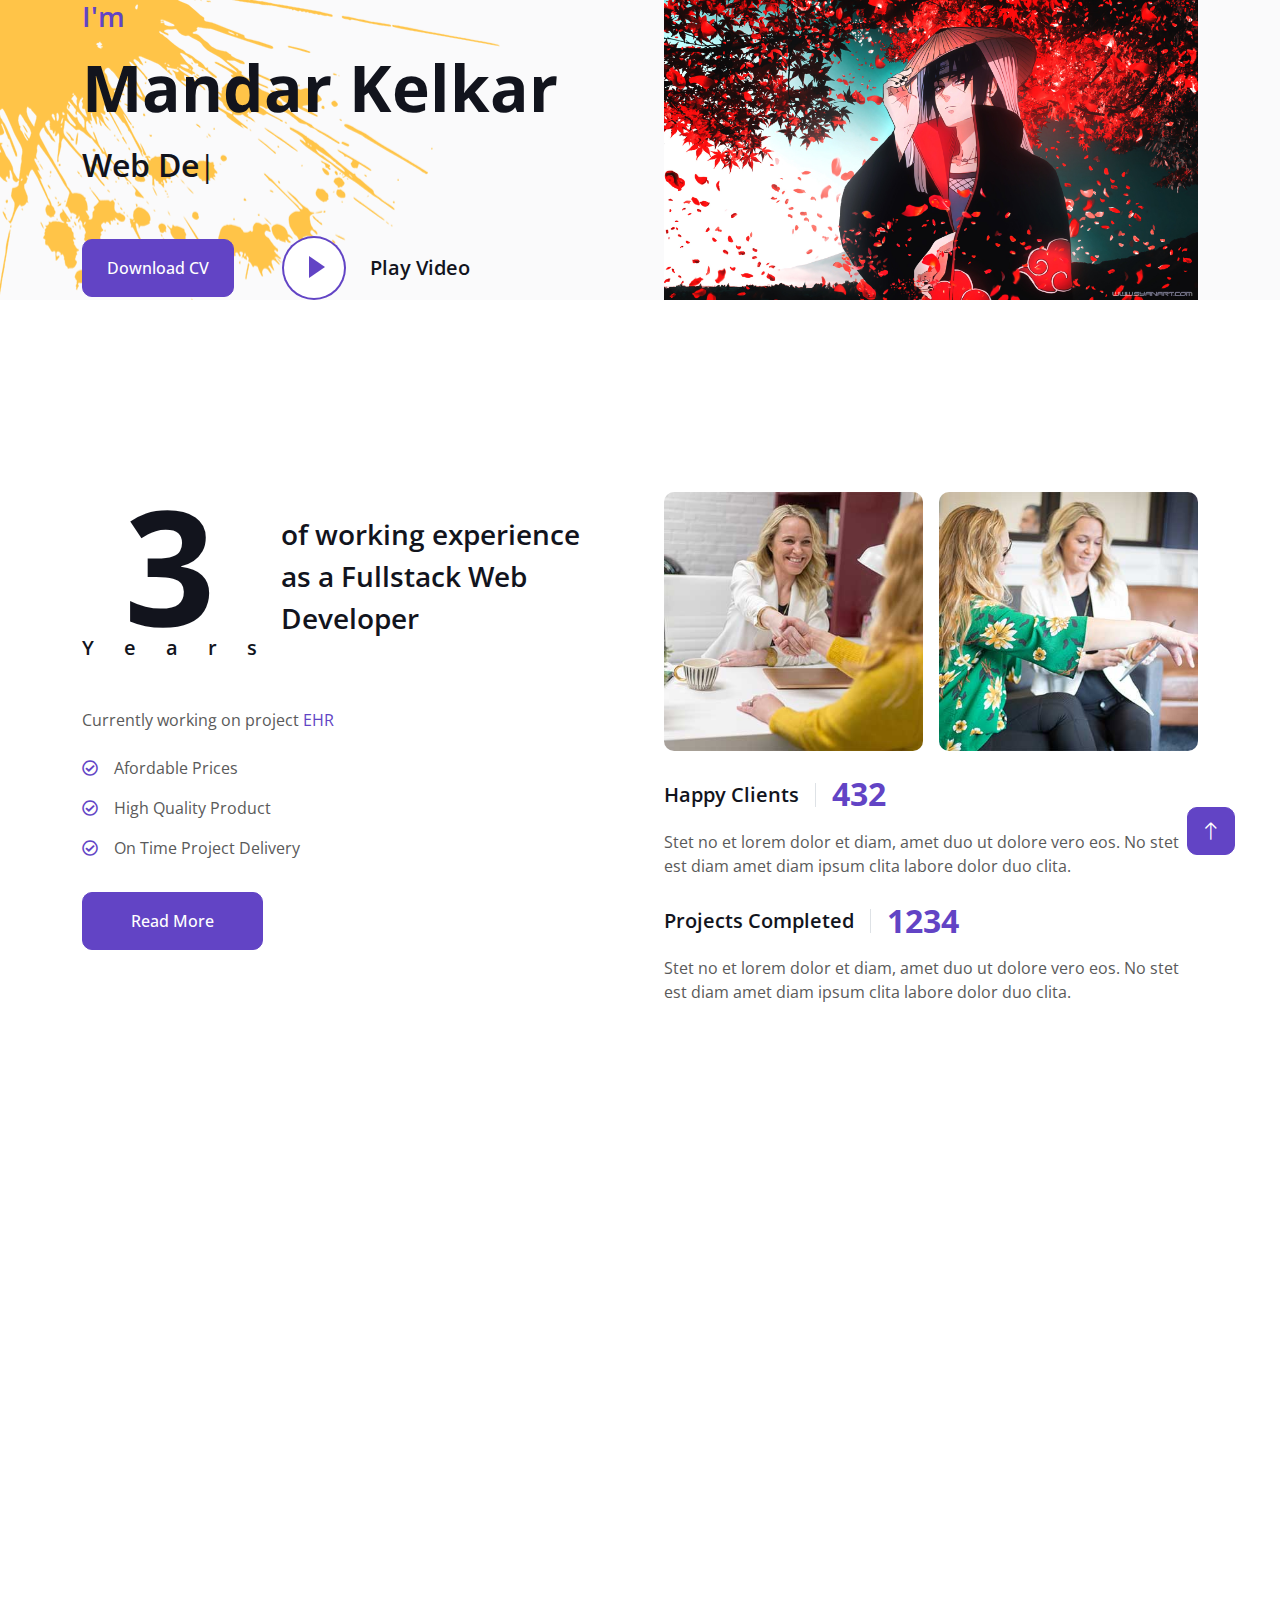
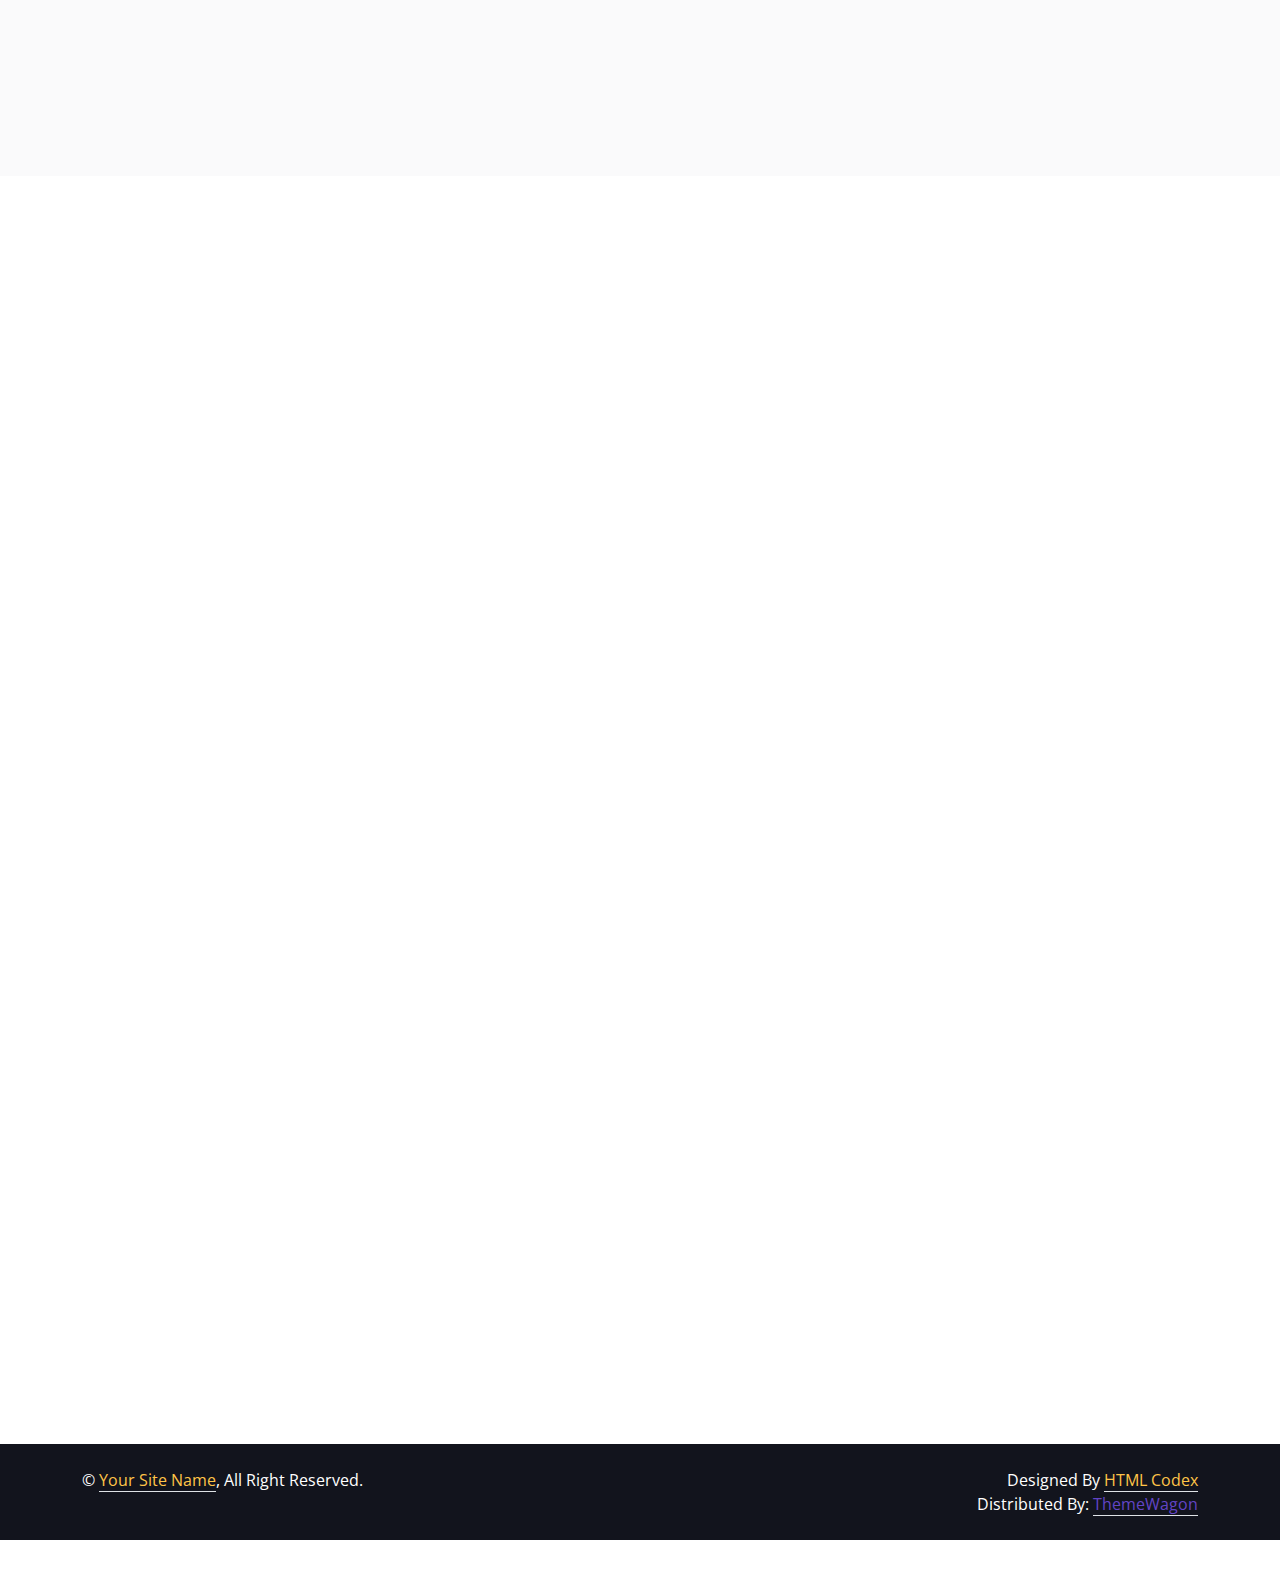
<file: Portfolio/index.html>
<!DOCTYPE html>
<html lang="en">

<head>
    <meta charset="utf-8">
    <title>ProMan - Personal Portfolio HTML Template</title>
    <meta content="width=device-width, initial-scale=1.0" name="viewport">
    <meta content="" name="keywords">
    <meta content="" name="description">

    <!-- Favicon -->
    <link href="img/favicon.ico" rel="icon">

    <!-- Google Web Fonts -->
    <link rel="preconnect" href="https://fonts.googleapis.com">
    <link rel="preconnect" href="https://fonts.gstatic.com" crossorigin>
    <link href="https://fonts.googleapis.com/css2?family=Open+Sans:wght@400;500;600;700;800&display=swap" rel="stylesheet"> 

    <!-- Icon Font Stylesheet -->
    <link href="https://cdnjs.cloudflare.com/ajax/libs/font-awesome/5.10.0/css/all.min.css" rel="stylesheet">
    <link href="https://cdn.jsdelivr.net/npm/bootstrap-icons@1.4.1/font/bootstrap-icons.css" rel="stylesheet">

    <!-- Libraries Stylesheet -->
    <link href="lib/animate/animate.min.css" rel="stylesheet">
    <link href="lib/lightbox/css/lightbox.min.css" rel="stylesheet">
    <link href="lib/owlcarousel/assets/owl.carousel.min.css" rel="stylesheet">

    <!-- Customized Bootstrap Stylesheet -->
    <link href="css/bootstrap.min.css" rel="stylesheet">

    <!-- Template Stylesheet -->
    <link href="css/style.css" rel="stylesheet">
</head>

<body data-bs-spy="scroll" data-bs-target=".navbar" data-bs-offset="51">
    <!-- Spinner Start -->
    <div id="spinner" class="show bg-white position-fixed translate-middle w-100 vh-100 top-50 start-50 d-flex align-items-center justify-content-center">
        <div class="spinner-border text-primary" style="width: 3rem; height: 3rem;" role="status">
            <span class="sr-only">Loading...</span>
        </div>
    </div>
    <!-- Spinner End -->


    <!-- Navbar Start -->
    <nav class="navbar navbar-expand-lg bg-white navbar-light fixed-top shadow py-lg-0 px-4 px-lg-5 wow fadeIn" data-wow-delay="0.1s">
        <a href="index.html" class="navbar-brand d-block d-lg-none">
            <h1 class="text-primary fw-bold m-0">MK</h1>
        </a>
        <button type="button" class="navbar-toggler" data-bs-toggle="collapse" data-bs-target="#navbarCollapse">
            <span class="navbar-toggler-icon"></span>
        </button>
        <div class="collapse navbar-collapse justify-content-between py-4 py-lg-0" id="navbarCollapse">
            <div class="navbar-nav ms-auto py-0">
                <a href="#home" class="nav-item nav-link active">Home</a>
                <a href="#about" class="nav-item nav-link">About</a>
                <a href="#skill" class="nav-item nav-link">Skills</a>
                <a href="#service" class="nav-item nav-link">Services</a>
            </div>
            <a href="index.html" class="navbar-brand bg-secondary py-3 px-4 mx-3 d-none d-lg-block">
                <h1 class="text-primary fw-bold m-0">MK</h1>
            </a>
            <div class="navbar-nav me-auto py-0">
                <a href="#project" class="nav-item nav-link">Projects</a>
                <a href="#team" class="nav-item nav-link">Team</a>
                <a href="#testimonial" class="nav-item nav-link">Testimonial</a>
                <a href="#contact" class="nav-item nav-link">Contact</a>
            </div>
        </div>
    </nav>
    <!-- Navbar End -->


    <!-- Header Start -->
    <div class="container-fluid bg-light my-6 mt-0" id="home">
        <div class="container">
            <div class="row g-5 align-items-center">
                <div class="col-lg-6 py-6 pb-0 pt-lg-0">
                    <h3 class="text-primary mb-3">I'm</h3>
                    <h1 class="display-3 mb-3">Mandar Kelkar</h1>
                    <h2 class="typed-text-output d-inline"></h2>
                    <div class="typed-text d-none">Web Designer, Web Developer, Front End Developer, Back End Developer, Apps Designer, Apps Developer</div>
                    <div class="d-flex align-items-center pt-5">
                        <a href="" class="btn btn-primary py-3 px-4 me-5">Download CV</a>
                        <button type="button" class="btn-play" data-bs-toggle="modal"
                            data-src="https://youtu.be/_XertvAnnt0" data-bs-target="#videoModal">
                            <span></span>
                        </button>
                        <h5 class="ms-4 mb-0 d-none d-sm-block">Play Video</h5>
                    </div>
                </div>
                <div class="col-lg-6 ">
                    <img class="img-fluid" src="img/itachi.jpg" alt="">
                </div>
            </div>
        </div>
    </div>
    <!-- Header End -->


    <!-- Video Modal Start -->
    <div class="modal modal-video fade" id="videoModal" tabindex="-1" aria-labelledby="exampleModalLabel" aria-hidden="true">
        <div class="modal-dialog">
            <div class="modal-content rounded-0">
                <div class="modal-header">
                    <h3 class="modal-title" id="exampleModalLabel">Youtube Video</h3>
                    <button type="button" class="btn-close" data-bs-dismiss="modal" aria-label="Close"></button>
                </div>
                <div class="modal-body">
                    <!-- 16:9 aspect ratio -->
                    <div class="ratio ratio-16x9">
                        <iframe class="embed-responsive-item" src="" id="video" allowfullscreen allowscriptaccess="always"
                            allow="autoplay"></iframe>
                    </div>
                </div>
            </div>
        </div>
    </div>
    <!-- Video Modal End -->


    <!-- About Start -->
    <div class="container-xxl py-6" id="about">
        <div class="container">
            <div class="row g-5">
                <div class="col-lg-6 wow fadeInUp" data-wow-delay="0.1s">
                    <div class="d-flex align-items-center mb-5">
                        <div class="years flex-shrink-0 text-center me-4">
                            <h1 class="display-1 mb-0">3</h1>
                            <h5 class="mb-0">Years</h5>
                        </div>
                        <h3 class="lh-base mb-0">of working experience as a Fullstack Web Developer</h3>
                    </div>
                    <p class="mb-4">Currently working on project <a href="https://ehr-hk6r.onrender.com/">EHR</a></p>
                    <p class="mb-3"><i class="far fa-check-circle text-primary me-3"></i>Afordable Prices</p>
                    <p class="mb-3"><i class="far fa-check-circle text-primary me-3"></i>High Quality Product</p>
                    <p class="mb-3"><i class="far fa-check-circle text-primary me-3"></i>On Time Project Delivery</p>
                    <a class="btn btn-primary py-3 px-5 mt-3" href="">Read More</a>
                </div>
                <div class="col-lg-6 wow fadeInUp" data-wow-delay="0.5s">
                    <div class="row g-3 mb-4">
                        <div class="col-sm-6">
                            <img class="img-fluid rounded" src="img/about-1.jpg" alt="">
                        </div>
                        <div class="col-sm-6">
                            <img class="img-fluid rounded" src="img/about-2.jpg" alt="">
                        </div>
                    </div>
                    <div class="d-flex align-items-center mb-3">
                        <h5 class="border-end pe-3 me-3 mb-0">Happy Clients</h5>
                        <h2 class="text-primary fw-bold mb-0" data-toggle="counter-up">1234</h2>
                    </div>
                    <p class="mb-4">Stet no et lorem dolor et diam, amet duo ut dolore vero eos. No stet est diam amet diam ipsum clita labore dolor duo clita.</p>
                    <div class="d-flex align-items-center mb-3">
                        <h5 class="border-end pe-3 me-3 mb-0">Projects Completed</h5>
                        <h2 class="text-primary fw-bold mb-0" data-toggle="counter-up">1234</h2>
                    </div>
                    <p class="mb-0">Stet no et lorem dolor et diam, amet duo ut dolore vero eos. No stet est diam amet diam ipsum clita labore dolor duo clita.</p>
                </div>
            </div>
        </div>
    </div>
    <!-- About End -->


    <!-- Expertise Start -->
    <div class="container-xxl py-6 pb-5" id="skill">
        <div class="container">
            <div class="row g-5">
                <div class="col-lg-6 wow fadeInUp" data-wow-delay="0.1s">
                    <h1 class="display-5 mb-5">Skills & Experience</h1>
                    <p class="mb-4">Stet no et lorem dolor et diam, amet duo ut dolore vero eos. No stet est diam rebum amet diam ipsum clita dolor duo clita sit.</p>
                    <h3 class="mb-4">My Skills</h3>
                    <div class="row align-items-center">
                        <div class="col-md-6">
                            <div class="skill mb-4">
                                <div class="d-flex justify-content-between">
                                    <h6 class="font-weight-bold">HTML</h6>
                                    <h6 class="font-weight-bold">95%</h6>
                                </div>
                                <div class="progress">
                                    <div class="progress-bar bg-primary" role="progressbar" aria-valuenow="95" aria-valuemin="0" aria-valuemax="100"></div>
                                </div>
                            </div>
                            <div class="skill mb-4">
                                <div class="d-flex justify-content-between">
                                    <h6 class="font-weight-bold">CSS</h6>
                                    <h6 class="font-weight-bold">85%</h6>
                                </div>
                                <div class="progress">
                                    <div class="progress-bar bg-warning" role="progressbar" aria-valuenow="85" aria-valuemin="0" aria-valuemax="100"></div>
                                </div>
                            </div>
                            <div class="skill mb-4">
                                <div class="d-flex justify-content-between">
                                    <h6 class="font-weight-bold">PHP</h6>
                                    <h6 class="font-weight-bold">90%</h6>
                                </div>
                                <div class="progress">
                                    <div class="progress-bar bg-danger" role="progressbar" aria-valuenow="90" aria-valuemin="0" aria-valuemax="100"></div>
                                </div>
                            </div>
                        </div>
                        <div class="col-md-6">
                            <div class="skill mb-4">
                                <div class="d-flex justify-content-between">
                                    <h6 class="font-weight-bold">Javascript</h6>
                                    <h6 class="font-weight-bold">90%</h6>
                                </div>
                                <div class="progress">
                                    <div class="progress-bar bg-danger" role="progressbar" aria-valuenow="90" aria-valuemin="0" aria-valuemax="100"></div>
                                </div>
                            </div>
                            <div class="skill mb-4">
                                <div class="d-flex justify-content-between">
                                    <h6 class="font-weight-bold">Angular JS</h6>
                                    <h6 class="font-weight-bold">95%</h6>
                                </div>
                                <div class="progress">
                                    <div class="progress-bar bg-dark" role="progressbar" aria-valuenow="95" aria-valuemin="0" aria-valuemax="100"></div>
                                </div>
                            </div>
                            <div class="skill mb-4">
                                <div class="d-flex justify-content-between">
                                    <h6 class="font-weight-bold">Wordpress</h6>
                                    <h6 class="font-weight-bold">85%</h6>
                                </div>
                                <div class="progress">
                                    <div class="progress-bar bg-info" role="progressbar" aria-valuenow="85" aria-valuemin="0" aria-valuemax="100"></div>
                                </div>
                            </div>
                        </div>
                    </div>
                </div>
                <div class="col-lg-6 wow fadeInUp" data-wow-delay="0.5s">
                    <ul class="nav nav-pills rounded border border-2 border-primary mb-5">
                        <li class="nav-item w-50">
                            <button class="nav-link w-100 py-3 fs-5 active" data-bs-toggle="pill" href="#tab-1">Experience</button>
                        </li>
                        <li class="nav-item w-50">
                            <button class="nav-link w-100 py-3 fs-5" data-bs-toggle="pill" href="#tab-2">Education</button>
                        </li>
                    </ul>
                    <div class="tab-content">
                        <div id="tab-1" class="tab-pane fade show p-0 active">
                            <div class="row gy-5 gx-4">
                                <div class="col-sm-6">
                                    <h5>UI Designer</h5>
                                    <hr class="text-primary my-2">
                                    <p class="text-primary mb-1">2000 - 2045</p>
                                    <h6 class="mb-0">Apex Software Inc</h6>
                                </div>
                                <div class="col-sm-6">
                                    <h5>Product Designer</h5>
                                    <hr class="text-primary my-2">
                                    <p class="text-primary mb-1">2000 - 2045</p>
                                    <h6 class="mb-0">Apex Software Inc</h6>
                                </div>
                                <div class="col-sm-6">
                                    <h5>Web Designer</h5>
                                    <hr class="text-primary my-2">
                                    <p class="text-primary mb-1">2000 - 2045</p>
                                    <h6 class="mb-0">Apex Software Inc</h6>
                                </div>
                                <div class="col-sm-6">
                                    <h5>Apps Designer</h5>
                                    <hr class="text-primary my-2">
                                    <p class="text-primary mb-1">2000 - 2045</p>
                                    <h6 class="mb-0">Apex Software Inc</h6>
                                </div>
                            </div>
                        </div>
                        <div id="tab-2" class="tab-pane fade show p-0">
                            <div class="row gy-5 gx-4">
                                <div class="col-sm-6">
                                    <h5>UI Design Course</h5>
                                    <hr class="text-primary my-2">
                                    <p class="text-primary mb-1">2000 - 2045</p>
                                    <h6 class="mb-0">Cambridge University</h6>
                                </div>
                                <div class="col-sm-6">
                                    <h5>IOS Development</h5>
                                    <hr class="text-primary my-2">
                                    <p class="text-primary mb-1">2000 - 2045</p>
                                    <h6 class="mb-0">Cambridge University</h6>
                                </div>
                                <div class="col-sm-6">
                                    <h5>Web Design</h5>
                                    <hr class="text-primary my-2">
                                    <p class="text-primary mb-1">2000 - 2045</p>
                                    <h6 class="mb-0">Cambridge University</h6>
                                </div>
                                <div class="col-sm-6">
                                    <h5>Apps Design</h5>
                                    <hr class="text-primary my-2">
                                    <p class="text-primary mb-1">2000 - 2045</p>
                                    <h6 class="mb-0">Cambridge University</h6>
                                </div>
                            </div>
                        </div>
                    </div>
                </div>
            </div>
        </div>
    </div>
    <!-- Expertise End -->


    <!-- Service Start -->
    <div class="container-fluid bg-light my-5 py-6" id="service">
        <div class="container">
            <div class="row g-5 mb-5 wow fadeInUp" data-wow-delay="0.1s">
                <div class="col-lg-6">
                    <h1 class="display-5 mb-0">My Services</h1>
                </div>
                <div class="col-lg-6 text-lg-end">
                    <a class="btn btn-primary py-3 px-5" href="">Hire Me</a>
                </div>
            </div>
            <div class="row g-4">
                <div class="col-lg-6 wow fadeInUp" data-wow-delay="0.1s">
                    <div class="service-item d-flex flex-column flex-sm-row bg-white rounded h-100 p-4 p-lg-5">
                        <div class="bg-icon flex-shrink-0 mb-3">
                            <i class="fa fa-crop-alt fa-2x text-dark"></i>
                        </div>
                        <div class="ms-sm-4">
                            <h4 class="mb-3">Creative Design</h4>
                            <h6 class="mb-3">Start from <span class="text-primary">$199</span></h6>
                            <span>Stet lorem dolor diam amet vero eos. No stet est diam amet diam ipsum. Clita dolor duo clita sit sed sit dolor eos.</span>
                        </div>
                    </div>
                </div>
                <div class="col-lg-6 wow fadeInUp" data-wow-delay="0.3s">
                    <div class="service-item d-flex flex-column flex-sm-row bg-white rounded h-100 p-4 p-lg-5">
                        <div class="bg-icon flex-shrink-0 mb-3">
                            <i class="fa fa-code-branch fa-2x text-dark"></i>
                        </div>
                        <div class="ms-sm-4">
                            <h4 class="mb-3">Graphic Design</h4>
                            <h6 class="mb-3">Start from <span class="text-primary">$199</span></h6>
                            <span>Stet lorem dolor diam amet vero eos. No stet est diam amet diam ipsum. Clita dolor duo clita sit sed sit dolor eos.</span>
                        </div>
                    </div>
                </div>
                <div class="col-lg-6 wow fadeInUp" data-wow-delay="0.1s">
                    <div class="service-item d-flex flex-column flex-sm-row bg-white rounded h-100 p-4 p-lg-5">
                        <div class="bg-icon flex-shrink-0 mb-3">
                            <i class="fa fa-code fa-2x text-dark"></i>
                        </div>
                        <div class="ms-sm-4">
                            <h4 class="mb-3">Web Design</h4>
                            <h6 class="mb-3">Start from <span class="text-primary">$199</span></h6>
                            <span>Stet lorem dolor diam amet vero eos. No stet est diam amet diam ipsum. Clita dolor duo clita sit sed sit dolor eos.</span>
                        </div>
                    </div>
                </div>
                <div class="col-lg-6 wow fadeInUp" data-wow-delay="0.3s">
                    <div class="service-item d-flex flex-column flex-sm-row bg-white rounded h-100 p-4 p-lg-5">
                        <div class="bg-icon flex-shrink-0 mb-3">
                            <i class="fa fa-laptop-code fa-2x text-dark"></i>
                        </div>
                        <div class="ms-sm-4">
                            <h4 class="mb-3">UI/UX Design</h4>
                            <h6 class="mb-3">Start from <span class="text-primary">$199</span></h6>
                            <span>Stet lorem dolor diam amet vero eos. No stet est diam amet diam ipsum. Clita dolor duo clita sit sed sit dolor eos.</span>
                        </div>
                    </div>
                </div>
            </div>
        </div>
    </div>
    <!-- Service End -->


    <!-- Projects Start -->
    <div class="container-xxl py-6 pt-5" id="project">
        <div class="container">
            <div class="row g-5 mb-5 align-items-center wow fadeInUp" data-wow-delay="0.1s">
                <div class="col-lg-6">
                    <h1 class="display-5 mb-0">My Projects</h1>
                </div>
                <div class="col-lg-6 text-lg-end">
                    <ul class="list-inline mx-n3 mb-0" id="portfolio-flters">
                        <li class="mx-3 active" data-filter="*">All Projects</li>
                        <li class="mx-3" data-filter=".first">UI/UX Design</li>
                        <li class="mx-3" data-filter=".second">Graphic Design</li>
                    </ul>
                </div>
            </div>
            <div class="row g-4 portfolio-container wow fadeInUp" data-wow-delay="0.1s">
                <div class="col-lg-4 col-md-6 portfolio-item first">
                    <div class="portfolio-img rounded overflow-hidden">
                        <img class="img-fluid" src="img/project-1.jpg" alt="">
                        <div class="portfolio-btn">
                            <a class="btn btn-lg-square btn-outline-secondary border-2 mx-1" href="img/project-1.jpg" data-lightbox="portfolio"><i class="fa fa-eye"></i></a>
                            <a class="btn btn-lg-square btn-outline-secondary border-2 mx-1" href=""><i class="fa fa-link"></i></a>
                        </div>
                    </div>
                </div>
                <div class="col-lg-4 col-md-6 portfolio-item second">
                    <div class="portfolio-img rounded overflow-hidden">
                        <img class="img-fluid" src="img/project-2.jpg" alt="">
                        <div class="portfolio-btn">
                            <a class="btn btn-lg-square btn-outline-secondary border-2 mx-1" href="img/project-2.jpg" data-lightbox="portfolio"><i class="fa fa-eye"></i></a>
                            <a class="btn btn-lg-square btn-outline-secondary border-2 mx-1" href=""><i class="fa fa-link"></i></a>
                        </div>
                    </div>
                </div>
                <div class="col-lg-4 col-md-6 portfolio-item first">
                    <div class="portfolio-img rounded overflow-hidden">
                        <img class="img-fluid" src="img/project-3.jpg" alt="">
                        <div class="portfolio-btn">
                            <a class="btn btn-lg-square btn-outline-secondary border-2 mx-1" href="img/project-3.jpg" data-lightbox="portfolio"><i class="fa fa-eye"></i></a>
                            <a class="btn btn-lg-square btn-outline-secondary border-2 mx-1" href=""><i class="fa fa-link"></i></a>
                        </div>
                    </div>
                </div>
                <div class="col-lg-4 col-md-6 portfolio-item second">
                    <div class="portfolio-img rounded overflow-hidden">
                        <img class="img-fluid" src="img/project-4.jpg" alt="">
                        <div class="portfolio-btn">
                            <a class="btn btn-lg-square btn-outline-secondary border-2 mx-1" href="img/project-4.jpg" data-lightbox="portfolio"><i class="fa fa-eye"></i></a>
                            <a class="btn btn-lg-square btn-outline-secondary border-2 mx-1" href=""><i class="fa fa-link"></i></a>
                        </div>
                    </div>
                </div>
                <div class="col-lg-4 col-md-6 portfolio-item first">
                    <div class="portfolio-img rounded overflow-hidden">
                        <img class="img-fluid" src="img/project-5.jpg" alt="">
                        <div class="portfolio-btn">
                            <a class="btn btn-lg-square btn-outline-secondary border-2 mx-1" href="img/project-5.jpg" data-lightbox="portfolio"><i class="fa fa-eye"></i></a>
                            <a class="btn btn-lg-square btn-outline-secondary border-2 mx-1" href=""><i class="fa fa-link"></i></a>
                        </div>
                    </div>
                </div>
                <div class="col-lg-4 col-md-6 portfolio-item second">
                    <div class="portfolio-img rounded overflow-hidden">
                        <img class="img-fluid" src="img/project-6.jpg" alt="">
                        <div class="portfolio-btn">
                            <a class="btn btn-lg-square btn-outline-secondary border-2 mx-1" href="img/project-6.jpg" data-lightbox="portfolio"><i class="fa fa-eye"></i></a>
                            <a class="btn btn-lg-square btn-outline-secondary border-2 mx-1" href=""><i class="fa fa-link"></i></a>
                        </div>
                    </div>
                </div>
            </div>
        </div>
    </div>
    <!-- Projects End -->


    <!-- Team Start -->
    <div class="container-xxl py-6 pb-5" id="team">
        <div class="container">
            <div class="row g-5 mb-5 wow fadeInUp" data-wow-delay="0.1s">
                <div class="col-lg-6">
                    <h1 class="display-5 mb-0">Team Members</h1>
                </div>
                <div class="col-lg-6 text-lg-end">
                    <a class="btn btn-primary py-3 px-5" href="">Contact Us</a>
                </div>
            </div>
            <div class="row g-4">
                <div class="col-lg-4 col-md-6 wow fadeInUp" data-wow-delay="0.1s">
                    <div class="team-item position-relative">
                        <img class="img-fluid rounded" src="img/team-1.jpg" alt="">
                        <div class="team-text bg-white rounded-end p-4">
                            <div>
                                <h5>Full Name</h5>
                                <span>Designer</span>
                            </div>
                            <i class="fa fa-arrow-right fa-2x text-primary"></i>
                        </div>
                    </div>
                </div>
                <div class="col-lg-4 col-md-6 wow fadeInUp" data-wow-delay="0.3s">
                    <div class="team-item position-relative">
                        <img class="img-fluid rounded" src="img/team-2.jpg" alt="">
                        <div class="team-text bg-white rounded-end p-4">
                            <div>
                                <h5>Full Name</h5>
                                <span>Designer</span>
                            </div>
                            <i class="fa fa-arrow-right fa-2x text-primary"></i>
                        </div>
                    </div>
                </div>
                <div class="col-lg-4 col-md-6 wow fadeInUp" data-wow-delay="0.5s">
                    <div class="team-item position-relative">
                        <img class="img-fluid rounded" src="img/team-3.jpg" alt="">
                        <div class="team-text bg-white rounded-end p-4">
                            <div>
                                <h5>Full Name</h5>
                                <span>Designer</span>
                            </div>
                            <i class="fa fa-arrow-right fa-2x text-primary"></i>
                        </div>
                    </div>
                </div>
            </div>
        </div>
    </div>
    <!-- Team End -->


    <!-- Testimonial Start -->
    <div class="container-fluid bg-light py-5 my-5" id="testimonial">
        <div class="container-fluid py-5">
            <h1 class="display-5 text-center mb-5 wow fadeInUp" data-wow-delay="0.1s">Testimonial</h1>
            <div class="row justify-content-center">
                <div class="col-lg-3 d-none d-lg-block">
                    <div class="testimonial-left h-100">
                        <img class="img-fluid wow fadeIn" data-wow-delay="0.1s" src="img/testimonial-1.jpg" alt="">
                        <img class="img-fluid wow fadeIn" data-wow-delay="0.3s" src="img/testimonial-2.jpg" alt="">
                        <img class="img-fluid wow fadeIn" data-wow-delay="0.5s" src="img/testimonial-3.jpg" alt="">
                    </div>
                </div>
                <div class="col-lg-6 wow fadeInUp" data-wow-delay="0.5s">
                    <div class="owl-carousel testimonial-carousel">
                        <div class="testimonial-item text-center">
                            <div class="position-relative mb-5">
                                <img class="img-fluid rounded-circle border border-secondary p-2 mx-auto" src="img/testimonial-1.jpg" alt="">
                                <div class="testimonial-icon">
                                    <i class="fa fa-quote-left text-primary"></i>
                                </div>
                            </div>
                            <p class="fs-5 fst-italic">Dolores sed duo clita tempor justo dolor et stet lorem kasd labore dolore lorem ipsum. At lorem lorem magna ut et, nonumy et labore et tempor diam tempor erat.</p>
                            <hr class="w-25 mx-auto">
                            <h5>Client Name</h5>
                            <span>Profession</span>
                        </div>
                        <div class="testimonial-item text-center">
                            <div class="position-relative mb-5">
                                <img class="img-fluid rounded-circle border border-secondary p-2 mx-auto" src="img/testimonial-2.jpg" alt="">
                                <div class="testimonial-icon">
                                    <i class="fa fa-quote-left text-primary"></i>
                                </div>
                            </div>
                            <p class="fs-5 fst-italic">Dolores sed duo clita tempor justo dolor et stet lorem kasd labore dolore lorem ipsum. At lorem lorem magna ut et, nonumy et labore et tempor diam tempor erat.</p>
                            <hr class="w-25 mx-auto">
                            <h5>Client Name</h5>
                            <span>Profession</span>
                        </div>
                        <div class="testimonial-item text-center">
                            <div class="position-relative mb-5">
                                <img class="img-fluid rounded-circle border border-secondary p-2 mx-auto" src="img/testimonial-3.jpg" alt="">
                                <div class="testimonial-icon">
                                    <i class="fa fa-quote-left text-primary"></i>
                                </div>
                            </div>
                            <p class="fs-5 fst-italic">Dolores sed duo clita tempor justo dolor et stet lorem kasd labore dolore lorem ipsum. At lorem lorem magna ut et, nonumy et labore et tempor diam tempor erat.</p>
                            <hr class="w-25 mx-auto">
                            <h5>Client Name</h5>
                            <span>Profession</span>
                        </div>
                    </div>
                </div>
                <div class="col-lg-3 d-none d-lg-block">
                    <div class="testimonial-right h-100">
                        <img class="img-fluid wow fadeIn" data-wow-delay="0.1s" src="img/testimonial-1.jpg" alt="">
                        <img class="img-fluid wow fadeIn" data-wow-delay="0.3s" src="img/testimonial-2.jpg" alt="">
                        <img class="img-fluid wow fadeIn" data-wow-delay="0.5s" src="img/testimonial-3.jpg" alt="">
                    </div>
                </div>
            </div>
        </div>
    </div>
    <!-- Testimonial End -->


    <!-- Contact Start -->
    <div class="container-xxl pb-5" id="contact">
        <div class="container py-5">
            <div class="row g-5 mb-5 wow fadeInUp" data-wow-delay="0.1s">
                <div class="col-lg-6">
                    <h1 class="display-5 mb-0">Let's Work Together</h1>
                </div>
                <div class="col-lg-6 text-lg-end">
                    <a class="btn btn-primary py-3 px-5" href="">Say Hello</a>
                </div>
            </div>
            <div class="row g-5">
                <div class="col-lg-5 col-md-6 wow fadeInUp" data-wow-delay="0.1s">
                    <p class="mb-2">My office:</p>
                    <h3 class="fw-bold">123 Street, New York, USA</h3>
                    <hr class="w-100">
                    <p class="mb-2">Call me:</p>
                    <h3 class="fw-bold">+012 345 6789</h3>
                    <hr class="w-100">
                    <p class="mb-2">Mail me:</p>
                    <h3 class="fw-bold">info@example.com</h3>
                    <hr class="w-100">
                    <p class="mb-2">Follow me:</p>
                    <div class="d-flex pt-2">
                        <a class="btn btn-square btn-primary me-2" href=""><i class="fab fa-twitter"></i></a>
                        <a class="btn btn-square btn-primary me-2" href=""><i class="fab fa-facebook-f"></i></a>
                        <a class="btn btn-square btn-primary me-2" href=""><i class="fab fa-youtube"></i></a>
                        <a class="btn btn-square btn-primary me-2" href=""><i class="fab fa-linkedin-in"></i></a>
                    </div>
                </div>
                <div class="col-lg-7 col-md-6 wow fadeInUp" data-wow-delay="0.5s">
                    <p class="mb-4">The contact form is currently inactive. Get a functional and working contact form with Ajax & PHP in a few minutes. Just copy and paste the files, add a little code and you're done. <a href="https://htmlcodex.com/contact-form">Download Now</a>.</p>
                    <form>
                        <div class="row g-3">
                            <div class="col-md-6">
                                <div class="form-floating">
                                    <input type="text" class="form-control" id="name" placeholder="Your Name">
                                    <label for="name">Your Name</label>
                                </div>
                            </div>
                            <div class="col-md-6">
                                <div class="form-floating">
                                    <input type="email" class="form-control" id="email" placeholder="Your Email">
                                    <label for="email">Your Email</label>
                                </div>
                            </div>
                            <div class="col-12">
                                <div class="form-floating">
                                    <input type="text" class="form-control" id="subject" placeholder="Subject">
                                    <label for="subject">Subject</label>
                                </div>
                            </div>
                            <div class="col-12">
                                <div class="form-floating">
                                    <textarea class="form-control" placeholder="Leave a message here" id="message" style="height: 100px"></textarea>
                                    <label for="message">Message</label>
                                </div>
                            </div>
                            <div class="col-12">
                                <button class="btn btn-primary py-3 px-5" type="submit">Send Message</button>
                            </div>
                        </div>
                    </form>
                </div>
            </div>
        </div>
    </div>
    <!-- Contact End -->


    <!-- Map Start -->
    <div class="container-xxl pt-5 px-0 wow fadeInUp" data-wow-delay="0.1s">
        <div class="container-xxl pt-5 px-0">
            <div class="bg-dark">
                <iframe
                src="https://www.google.com/maps/embed?pb=!1m18!1m12!1m3!1d3001156.4288297426!2d-78.01371936852176!3d42.72876761954724!2m3!1f0!2f0!3f0!3m2!1i1024!2i768!4f13.1!3m3!1m2!1s0x4ccc4bf0f123a5a9%3A0xddcfc6c1de189567!2sNew%20York%2C%20USA!5e0!3m2!1sen!2sbd!4v1603794290143!5m2!1sen!2sbd"
                frameborder="0" style="width: 100%; height: 450px; border:0;" allowfullscreen="" aria-hidden="false"
                tabindex="0"></iframe>
            </div>
        </div>
    </div>
    <!-- Map End -->


    <!-- Copyright Start -->
    <div class="container-fluid bg-dark text-white py-4">
            <div class="container">
                <div class="row">
                    <div class="col-md-6 text-center text-md-start mb-3 mb-md-0">
                        &copy; <a class="border-bottom text-secondary" href="#">Your Site Name</a>, All Right Reserved.
                    </div>
                    <div class="col-md-6 text-center text-md-end">
                        <!--/*** This template is free as long as you keep the footer author’s credit link/attribution link/backlink. If you'd like to use the template without the footer author’s credit link/attribution link/backlink, you can purchase the Credit Removal License from "https://htmlcodex.com/credit-removal". Thank you for your support. ***/-->
                        Designed By <a class="border-bottom text-secondary" href="https://htmlcodex.com">HTML Codex</a>
                        <br>Distributed By: <a class="border-bottom" href="https://themewagon.com" target="_blank">ThemeWagon</a>
                    </div>
                </div>
            </div>
        </div>
    </div>
    <!-- Copyright End -->


    <!-- Back to Top -->
    <a href="#" class="btn btn-lg btn-primary btn-lg-square back-to-top"><i class="bi bi-arrow-up"></i></a>


    <!-- JavaScript Libraries -->
    <script src="https://code.jquery.com/jquery-3.4.1.min.js"></script>
    <script src="https://cdn.jsdelivr.net/npm/bootstrap@5.0.0/dist/js/bootstrap.bundle.min.js"></script>
    <script src="lib/wow/wow.min.js"></script>
    <script src="lib/easing/easing.min.js"></script>
    <script src="lib/waypoints/waypoints.min.js"></script>
    <script src="lib/typed/typed.min.js"></script>
    <script src="lib/counterup/counterup.min.js"></script>
    <script src="lib/owlcarousel/owl.carousel.min.js"></script>
    <script src="lib/isotope/isotope.pkgd.min.js"></script>
    <script src="lib/lightbox/js/lightbox.min.js"></script>

    <!-- Template Javascript -->
    <script src="js/main.js"></script>
</body>

</html>
</file>
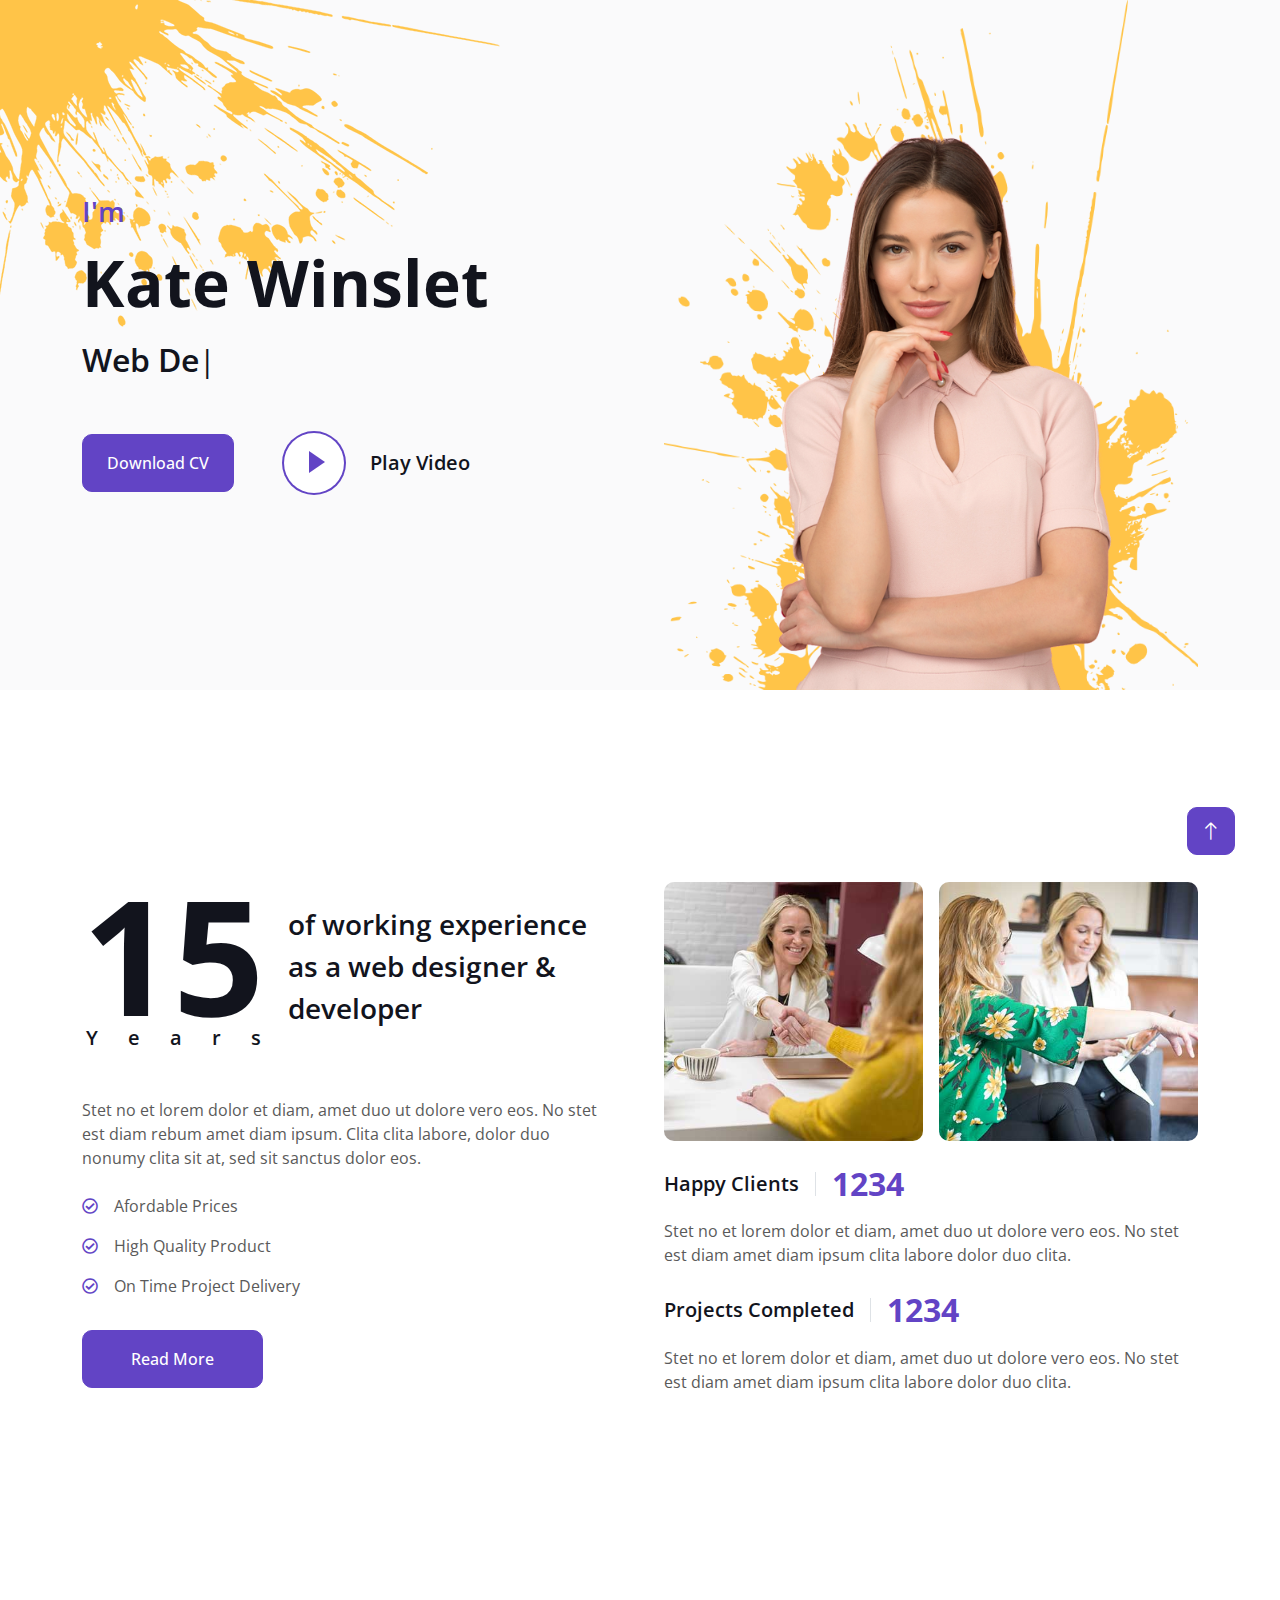
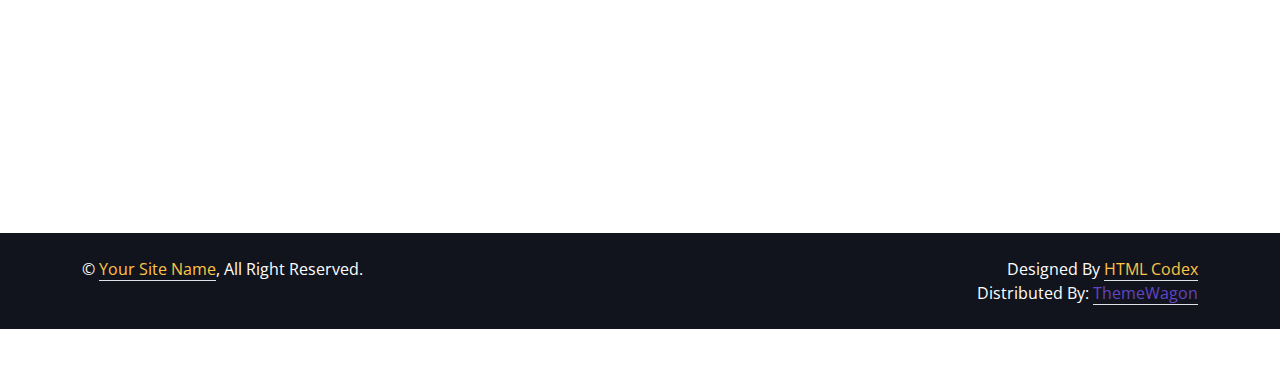
<file: proman-1.0.0/index.html>
<!DOCTYPE html>
<html lang="en">

<head>
    <meta charset="utf-8">
    <title>ProMan - Personal Portfolio HTML Template</title>
    <meta content="width=device-width, initial-scale=1.0" name="viewport">
    <meta content="" name="keywords">
    <meta content="" name="description">

    <!-- Favicon -->
    <link href="img/favicon.ico" rel="icon">

    <!-- Google Web Fonts -->
    <link rel="preconnect" href="https://fonts.googleapis.com">
    <link rel="preconnect" href="https://fonts.gstatic.com" crossorigin>
    <link href="https://fonts.googleapis.com/css2?family=Open+Sans:wght@400;500;600;700;800&display=swap" rel="stylesheet"> 

    <!-- Icon Font Stylesheet -->
    <link href="https://cdnjs.cloudflare.com/ajax/libs/font-awesome/5.10.0/css/all.min.css" rel="stylesheet">
    <link href="https://cdn.jsdelivr.net/npm/bootstrap-icons@1.4.1/font/bootstrap-icons.css" rel="stylesheet">

    <!-- Libraries Stylesheet -->
    <link href="lib/animate/animate.min.css" rel="stylesheet">
    <link href="lib/lightbox/css/lightbox.min.css" rel="stylesheet">
    <link href="lib/owlcarousel/assets/owl.carousel.min.css" rel="stylesheet">

    <!-- Customized Bootstrap Stylesheet -->
    <link href="css/bootstrap.min.css" rel="stylesheet">

    <!-- Template Stylesheet -->
    <link href="css/style.css" rel="stylesheet">
</head>

<body data-bs-spy="scroll" data-bs-target=".navbar" data-bs-offset="51">
    <!-- Spinner Start -->
    <div id="spinner" class="show bg-white position-fixed translate-middle w-100 vh-100 top-50 start-50 d-flex align-items-center justify-content-center">
        <div class="spinner-border text-primary" style="width: 3rem; height: 3rem;" role="status">
            <span class="sr-only">Loading...</span>
        </div>
    </div>
    <!-- Spinner End -->


    <!-- Navbar Start -->
    <nav class="navbar navbar-expand-lg bg-white navbar-light fixed-top shadow py-lg-0 px-4 px-lg-5 wow fadeIn" data-wow-delay="0.1s">
        <a href="index.html" class="navbar-brand d-block d-lg-none">
            <h1 class="text-primary fw-bold m-0">ProMan</h1>
        </a>
        <button type="button" class="navbar-toggler" data-bs-toggle="collapse" data-bs-target="#navbarCollapse">
            <span class="navbar-toggler-icon"></span>
        </button>
        <div class="collapse navbar-collapse justify-content-between py-4 py-lg-0" id="navbarCollapse">
            <div class="navbar-nav ms-auto py-0">
                <a href="#home" class="nav-item nav-link active">Home</a>
                <a href="#about" class="nav-item nav-link">About</a>
                <a href="#skill" class="nav-item nav-link">Skills</a>
                <a href="#service" class="nav-item nav-link">Services</a>
            </div>
            <a href="index.html" class="navbar-brand bg-secondary py-3 px-4 mx-3 d-none d-lg-block">
                <h1 class="text-primary fw-bold m-0">ProMan</h1>
            </a>
            <div class="navbar-nav me-auto py-0">
                <a href="#project" class="nav-item nav-link">Projects</a>
                <a href="#team" class="nav-item nav-link">Team</a>
                <a href="#testimonial" class="nav-item nav-link">Testimonial</a>
                <a href="#contact" class="nav-item nav-link">Contact</a>
            </div>
        </div>
    </nav>
    <!-- Navbar End -->


    <!-- Header Start -->
    <div class="container-fluid bg-light my-6 mt-0" id="home">
        <div class="container">
            <div class="row g-5 align-items-center">
                <div class="col-lg-6 py-6 pb-0 pt-lg-0">
                    <h3 class="text-primary mb-3">I'm</h3>
                    <h1 class="display-3 mb-3">Kate Winslet</h1>
                    <h2 class="typed-text-output d-inline"></h2>
                    <div class="typed-text d-none">Web Designer, Web Developer, Front End Developer, Apps Designer, Apps Developer</div>
                    <div class="d-flex align-items-center pt-5">
                        <a href="" class="btn btn-primary py-3 px-4 me-5">Download CV</a>
                        <button type="button" class="btn-play" data-bs-toggle="modal"
                            data-src="https://www.youtube.com/embed/DWRcNpR6Kdc" data-bs-target="#videoModal">
                            <span></span>
                        </button>
                        <h5 class="ms-4 mb-0 d-none d-sm-block">Play Video</h5>
                    </div>
                </div>
                <div class="col-lg-6">
                    <img class="img-fluid" src="img/profile.png" alt="">
                </div>
            </div>
        </div>
    </div>
    <!-- Header End -->


    <!-- Video Modal Start -->
    <div class="modal modal-video fade" id="videoModal" tabindex="-1" aria-labelledby="exampleModalLabel" aria-hidden="true">
        <div class="modal-dialog">
            <div class="modal-content rounded-0">
                <div class="modal-header">
                    <h3 class="modal-title" id="exampleModalLabel">Youtube Video</h3>
                    <button type="button" class="btn-close" data-bs-dismiss="modal" aria-label="Close"></button>
                </div>
                <div class="modal-body">
                    <!-- 16:9 aspect ratio -->
                    <div class="ratio ratio-16x9">
                        <iframe class="embed-responsive-item" src="" id="video" allowfullscreen allowscriptaccess="always"
                            allow="autoplay"></iframe>
                    </div>
                </div>
            </div>
        </div>
    </div>
    <!-- Video Modal End -->


    <!-- About Start -->
    <div class="container-xxl py-6" id="about">
        <div class="container">
            <div class="row g-5">
                <div class="col-lg-6 wow fadeInUp" data-wow-delay="0.1s">
                    <div class="d-flex align-items-center mb-5">
                        <div class="years flex-shrink-0 text-center me-4">
                            <h1 class="display-1 mb-0">15</h1>
                            <h5 class="mb-0">Years</h5>
                        </div>
                        <h3 class="lh-base mb-0">of working experience as a web designer & developer</h3>
                    </div>
                    <p class="mb-4">Stet no et lorem dolor et diam, amet duo ut dolore vero eos. No stet est diam rebum amet diam ipsum. Clita clita labore, dolor duo nonumy clita sit at, sed sit sanctus dolor eos.</p>
                    <p class="mb-3"><i class="far fa-check-circle text-primary me-3"></i>Afordable Prices</p>
                    <p class="mb-3"><i class="far fa-check-circle text-primary me-3"></i>High Quality Product</p>
                    <p class="mb-3"><i class="far fa-check-circle text-primary me-3"></i>On Time Project Delivery</p>
                    <a class="btn btn-primary py-3 px-5 mt-3" href="">Read More</a>
                </div>
                <div class="col-lg-6 wow fadeInUp" data-wow-delay="0.5s">
                    <div class="row g-3 mb-4">
                        <div class="col-sm-6">
                            <img class="img-fluid rounded" src="img/about-1.jpg" alt="">
                        </div>
                        <div class="col-sm-6">
                            <img class="img-fluid rounded" src="img/about-2.jpg" alt="">
                        </div>
                    </div>
                    <div class="d-flex align-items-center mb-3">
                        <h5 class="border-end pe-3 me-3 mb-0">Happy Clients</h5>
                        <h2 class="text-primary fw-bold mb-0" data-toggle="counter-up">1234</h2>
                    </div>
                    <p class="mb-4">Stet no et lorem dolor et diam, amet duo ut dolore vero eos. No stet est diam amet diam ipsum clita labore dolor duo clita.</p>
                    <div class="d-flex align-items-center mb-3">
                        <h5 class="border-end pe-3 me-3 mb-0">Projects Completed</h5>
                        <h2 class="text-primary fw-bold mb-0" data-toggle="counter-up">1234</h2>
                    </div>
                    <p class="mb-0">Stet no et lorem dolor et diam, amet duo ut dolore vero eos. No stet est diam amet diam ipsum clita labore dolor duo clita.</p>
                </div>
            </div>
        </div>
    </div>
    <!-- About End -->


    <!-- Expertise Start -->
    <div class="container-xxl py-6 pb-5" id="skill">
        <div class="container">
            <div class="row g-5">
                <div class="col-lg-6 wow fadeInUp" data-wow-delay="0.1s">
                    <h1 class="display-5 mb-5">Skills & Experience</h1>
                    <p class="mb-4">Stet no et lorem dolor et diam, amet duo ut dolore vero eos. No stet est diam rebum amet diam ipsum clita dolor duo clita sit.</p>
                    <h3 class="mb-4">My Skills</h3>
                    <div class="row align-items-center">
                        <div class="col-md-6">
                            <div class="skill mb-4">
                                <div class="d-flex justify-content-between">
                                    <h6 class="font-weight-bold">HTML</h6>
                                    <h6 class="font-weight-bold">95%</h6>
                                </div>
                                <div class="progress">
                                    <div class="progress-bar bg-primary" role="progressbar" aria-valuenow="95" aria-valuemin="0" aria-valuemax="100"></div>
                                </div>
                            </div>
                            <div class="skill mb-4">
                                <div class="d-flex justify-content-between">
                                    <h6 class="font-weight-bold">CSS</h6>
                                    <h6 class="font-weight-bold">85%</h6>
                                </div>
                                <div class="progress">
                                    <div class="progress-bar bg-warning" role="progressbar" aria-valuenow="85" aria-valuemin="0" aria-valuemax="100"></div>
                                </div>
                            </div>
                            <div class="skill mb-4">
                                <div class="d-flex justify-content-between">
                                    <h6 class="font-weight-bold">PHP</h6>
                                    <h6 class="font-weight-bold">90%</h6>
                                </div>
                                <div class="progress">
                                    <div class="progress-bar bg-danger" role="progressbar" aria-valuenow="90" aria-valuemin="0" aria-valuemax="100"></div>
                                </div>
                            </div>
                        </div>
                        <div class="col-md-6">
                            <div class="skill mb-4">
                                <div class="d-flex justify-content-between">
                                    <h6 class="font-weight-bold">Javascript</h6>
                                    <h6 class="font-weight-bold">90%</h6>
                                </div>
                                <div class="progress">
                                    <div class="progress-bar bg-danger" role="progressbar" aria-valuenow="90" aria-valuemin="0" aria-valuemax="100"></div>
                                </div>
                            </div>
                            <div class="skill mb-4">
                                <div class="d-flex justify-content-between">
                                    <h6 class="font-weight-bold">Angular JS</h6>
                                    <h6 class="font-weight-bold">95%</h6>
                                </div>
                                <div class="progress">
                                    <div class="progress-bar bg-dark" role="progressbar" aria-valuenow="95" aria-valuemin="0" aria-valuemax="100"></div>
                                </div>
                            </div>
                            <div class="skill mb-4">
                                <div class="d-flex justify-content-between">
                                    <h6 class="font-weight-bold">Wordpress</h6>
                                    <h6 class="font-weight-bold">85%</h6>
                                </div>
                                <div class="progress">
                                    <div class="progress-bar bg-info" role="progressbar" aria-valuenow="85" aria-valuemin="0" aria-valuemax="100"></div>
                                </div>
                            </div>
                        </div>
                    </div>
                </div>
                <div class="col-lg-6 wow fadeInUp" data-wow-delay="0.5s">
                    <ul class="nav nav-pills rounded border border-2 border-primary mb-5">
                        <li class="nav-item w-50">
                            <button class="nav-link w-100 py-3 fs-5 active" data-bs-toggle="pill" href="#tab-1">Experience</button>
                        </li>
                        <li class="nav-item w-50">
                            <button class="nav-link w-100 py-3 fs-5" data-bs-toggle="pill" href="#tab-2">Education</button>
                        </li>
                    </ul>
                    <div class="tab-content">
                        <div id="tab-1" class="tab-pane fade show p-0 active">
                            <div class="row gy-5 gx-4">
                                <div class="col-sm-6">
                                    <h5>UI Designer</h5>
                                    <hr class="text-primary my-2">
                                    <p class="text-primary mb-1">2000 - 2045</p>
                                    <h6 class="mb-0">Apex Software Inc</h6>
                                </div>
                                <div class="col-sm-6">
                                    <h5>Product Designer</h5>
                                    <hr class="text-primary my-2">
                                    <p class="text-primary mb-1">2000 - 2045</p>
                                    <h6 class="mb-0">Apex Software Inc</h6>
                                </div>
                                <div class="col-sm-6">
                                    <h5>Web Designer</h5>
                                    <hr class="text-primary my-2">
                                    <p class="text-primary mb-1">2000 - 2045</p>
                                    <h6 class="mb-0">Apex Software Inc</h6>
                                </div>
                                <div class="col-sm-6">
                                    <h5>Apps Designer</h5>
                                    <hr class="text-primary my-2">
                                    <p class="text-primary mb-1">2000 - 2045</p>
                                    <h6 class="mb-0">Apex Software Inc</h6>
                                </div>
                            </div>
                        </div>
                        <div id="tab-2" class="tab-pane fade show p-0">
                            <div class="row gy-5 gx-4">
                                <div class="col-sm-6">
                                    <h5>UI Design Course</h5>
                                    <hr class="text-primary my-2">
                                    <p class="text-primary mb-1">2000 - 2045</p>
                                    <h6 class="mb-0">Cambridge University</h6>
                                </div>
                                <div class="col-sm-6">
                                    <h5>IOS Development</h5>
                                    <hr class="text-primary my-2">
                                    <p class="text-primary mb-1">2000 - 2045</p>
                                    <h6 class="mb-0">Cambridge University</h6>
                                </div>
                                <div class="col-sm-6">
                                    <h5>Web Design</h5>
                                    <hr class="text-primary my-2">
                                    <p class="text-primary mb-1">2000 - 2045</p>
                                    <h6 class="mb-0">Cambridge University</h6>
                                </div>
                                <div class="col-sm-6">
                                    <h5>Apps Design</h5>
                                    <hr class="text-primary my-2">
                                    <p class="text-primary mb-1">2000 - 2045</p>
                                    <h6 class="mb-0">Cambridge University</h6>
                                </div>
                            </div>
                        </div>
                    </div>
                </div>
            </div>
        </div>
    </div>
    <!-- Expertise End -->


    <!-- Service Start -->
    <div class="container-fluid bg-light my-5 py-6" id="service">
        <div class="container">
            <div class="row g-5 mb-5 wow fadeInUp" data-wow-delay="0.1s">
                <div class="col-lg-6">
                    <h1 class="display-5 mb-0">My Services</h1>
                </div>
                <div class="col-lg-6 text-lg-end">
                    <a class="btn btn-primary py-3 px-5" href="">Hire Me</a>
                </div>
            </div>
            <div class="row g-4">
                <div class="col-lg-6 wow fadeInUp" data-wow-delay="0.1s">
                    <div class="service-item d-flex flex-column flex-sm-row bg-white rounded h-100 p-4 p-lg-5">
                        <div class="bg-icon flex-shrink-0 mb-3">
                            <i class="fa fa-crop-alt fa-2x text-dark"></i>
                        </div>
                        <div class="ms-sm-4">
                            <h4 class="mb-3">Creative Design</h4>
                            <h6 class="mb-3">Start from <span class="text-primary">$199</span></h6>
                            <span>Stet lorem dolor diam amet vero eos. No stet est diam amet diam ipsum. Clita dolor duo clita sit sed sit dolor eos.</span>
                        </div>
                    </div>
                </div>
                <div class="col-lg-6 wow fadeInUp" data-wow-delay="0.3s">
                    <div class="service-item d-flex flex-column flex-sm-row bg-white rounded h-100 p-4 p-lg-5">
                        <div class="bg-icon flex-shrink-0 mb-3">
                            <i class="fa fa-code-branch fa-2x text-dark"></i>
                        </div>
                        <div class="ms-sm-4">
                            <h4 class="mb-3">Graphic Design</h4>
                            <h6 class="mb-3">Start from <span class="text-primary">$199</span></h6>
                            <span>Stet lorem dolor diam amet vero eos. No stet est diam amet diam ipsum. Clita dolor duo clita sit sed sit dolor eos.</span>
                        </div>
                    </div>
                </div>
                <div class="col-lg-6 wow fadeInUp" data-wow-delay="0.1s">
                    <div class="service-item d-flex flex-column flex-sm-row bg-white rounded h-100 p-4 p-lg-5">
                        <div class="bg-icon flex-shrink-0 mb-3">
                            <i class="fa fa-code fa-2x text-dark"></i>
                        </div>
                        <div class="ms-sm-4">
                            <h4 class="mb-3">Web Design</h4>
                            <h6 class="mb-3">Start from <span class="text-primary">$199</span></h6>
                            <span>Stet lorem dolor diam amet vero eos. No stet est diam amet diam ipsum. Clita dolor duo clita sit sed sit dolor eos.</span>
                        </div>
                    </div>
                </div>
                <div class="col-lg-6 wow fadeInUp" data-wow-delay="0.3s">
                    <div class="service-item d-flex flex-column flex-sm-row bg-white rounded h-100 p-4 p-lg-5">
                        <div class="bg-icon flex-shrink-0 mb-3">
                            <i class="fa fa-laptop-code fa-2x text-dark"></i>
                        </div>
                        <div class="ms-sm-4">
                            <h4 class="mb-3">UI/UX Design</h4>
                            <h6 class="mb-3">Start from <span class="text-primary">$199</span></h6>
                            <span>Stet lorem dolor diam amet vero eos. No stet est diam amet diam ipsum. Clita dolor duo clita sit sed sit dolor eos.</span>
                        </div>
                    </div>
                </div>
            </div>
        </div>
    </div>
    <!-- Service End -->


    <!-- Projects Start -->
    <div class="container-xxl py-6 pt-5" id="project">
        <div class="container">
            <div class="row g-5 mb-5 align-items-center wow fadeInUp" data-wow-delay="0.1s">
                <div class="col-lg-6">
                    <h1 class="display-5 mb-0">My Projects</h1>
                </div>
                <div class="col-lg-6 text-lg-end">
                    <ul class="list-inline mx-n3 mb-0" id="portfolio-flters">
                        <li class="mx-3 active" data-filter="*">All Projects</li>
                        <li class="mx-3" data-filter=".first">UI/UX Design</li>
                        <li class="mx-3" data-filter=".second">Graphic Design</li>
                    </ul>
                </div>
            </div>
            <div class="row g-4 portfolio-container wow fadeInUp" data-wow-delay="0.1s">
                <div class="col-lg-4 col-md-6 portfolio-item first">
                    <div class="portfolio-img rounded overflow-hidden">
                        <img class="img-fluid" src="img/project-1.jpg" alt="">
                        <div class="portfolio-btn">
                            <a class="btn btn-lg-square btn-outline-secondary border-2 mx-1" href="img/project-1.jpg" data-lightbox="portfolio"><i class="fa fa-eye"></i></a>
                            <a class="btn btn-lg-square btn-outline-secondary border-2 mx-1" href=""><i class="fa fa-link"></i></a>
                        </div>
                    </div>
                </div>
                <div class="col-lg-4 col-md-6 portfolio-item second">
                    <div class="portfolio-img rounded overflow-hidden">
                        <img class="img-fluid" src="img/project-2.jpg" alt="">
                        <div class="portfolio-btn">
                            <a class="btn btn-lg-square btn-outline-secondary border-2 mx-1" href="img/project-2.jpg" data-lightbox="portfolio"><i class="fa fa-eye"></i></a>
                            <a class="btn btn-lg-square btn-outline-secondary border-2 mx-1" href=""><i class="fa fa-link"></i></a>
                        </div>
                    </div>
                </div>
                <div class="col-lg-4 col-md-6 portfolio-item first">
                    <div class="portfolio-img rounded overflow-hidden">
                        <img class="img-fluid" src="img/project-3.jpg" alt="">
                        <div class="portfolio-btn">
                            <a class="btn btn-lg-square btn-outline-secondary border-2 mx-1" href="img/project-3.jpg" data-lightbox="portfolio"><i class="fa fa-eye"></i></a>
                            <a class="btn btn-lg-square btn-outline-secondary border-2 mx-1" href=""><i class="fa fa-link"></i></a>
                        </div>
                    </div>
                </div>
                <div class="col-lg-4 col-md-6 portfolio-item second">
                    <div class="portfolio-img rounded overflow-hidden">
                        <img class="img-fluid" src="img/project-4.jpg" alt="">
                        <div class="portfolio-btn">
                            <a class="btn btn-lg-square btn-outline-secondary border-2 mx-1" href="img/project-4.jpg" data-lightbox="portfolio"><i class="fa fa-eye"></i></a>
                            <a class="btn btn-lg-square btn-outline-secondary border-2 mx-1" href=""><i class="fa fa-link"></i></a>
                        </div>
                    </div>
                </div>
                <div class="col-lg-4 col-md-6 portfolio-item first">
                    <div class="portfolio-img rounded overflow-hidden">
                        <img class="img-fluid" src="img/project-5.jpg" alt="">
                        <div class="portfolio-btn">
                            <a class="btn btn-lg-square btn-outline-secondary border-2 mx-1" href="img/project-5.jpg" data-lightbox="portfolio"><i class="fa fa-eye"></i></a>
                            <a class="btn btn-lg-square btn-outline-secondary border-2 mx-1" href=""><i class="fa fa-link"></i></a>
                        </div>
                    </div>
                </div>
                <div class="col-lg-4 col-md-6 portfolio-item second">
                    <div class="portfolio-img rounded overflow-hidden">
                        <img class="img-fluid" src="img/project-6.jpg" alt="">
                        <div class="portfolio-btn">
                            <a class="btn btn-lg-square btn-outline-secondary border-2 mx-1" href="img/project-6.jpg" data-lightbox="portfolio"><i class="fa fa-eye"></i></a>
                            <a class="btn btn-lg-square btn-outline-secondary border-2 mx-1" href=""><i class="fa fa-link"></i></a>
                        </div>
                    </div>
                </div>
            </div>
        </div>
    </div>
    <!-- Projects End -->


    <!-- Team Start -->
    <div class="container-xxl py-6 pb-5" id="team">
        <div class="container">
            <div class="row g-5 mb-5 wow fadeInUp" data-wow-delay="0.1s">
                <div class="col-lg-6">
                    <h1 class="display-5 mb-0">Team Members</h1>
                </div>
                <div class="col-lg-6 text-lg-end">
                    <a class="btn btn-primary py-3 px-5" href="">Contact Us</a>
                </div>
            </div>
            <div class="row g-4">
                <div class="col-lg-4 col-md-6 wow fadeInUp" data-wow-delay="0.1s">
                    <div class="team-item position-relative">
                        <img class="img-fluid rounded" src="img/team-1.jpg" alt="">
                        <div class="team-text bg-white rounded-end p-4">
                            <div>
                                <h5>Full Name</h5>
                                <span>Designer</span>
                            </div>
                            <i class="fa fa-arrow-right fa-2x text-primary"></i>
                        </div>
                    </div>
                </div>
                <div class="col-lg-4 col-md-6 wow fadeInUp" data-wow-delay="0.3s">
                    <div class="team-item position-relative">
                        <img class="img-fluid rounded" src="img/team-2.jpg" alt="">
                        <div class="team-text bg-white rounded-end p-4">
                            <div>
                                <h5>Full Name</h5>
                                <span>Designer</span>
                            </div>
                            <i class="fa fa-arrow-right fa-2x text-primary"></i>
                        </div>
                    </div>
                </div>
                <div class="col-lg-4 col-md-6 wow fadeInUp" data-wow-delay="0.5s">
                    <div class="team-item position-relative">
                        <img class="img-fluid rounded" src="img/team-3.jpg" alt="">
                        <div class="team-text bg-white rounded-end p-4">
                            <div>
                                <h5>Full Name</h5>
                                <span>Designer</span>
                            </div>
                            <i class="fa fa-arrow-right fa-2x text-primary"></i>
                        </div>
                    </div>
                </div>
            </div>
        </div>
    </div>
    <!-- Team End -->


    <!-- Testimonial Start -->
    <div class="container-fluid bg-light py-5 my-5" id="testimonial">
        <div class="container-fluid py-5">
            <h1 class="display-5 text-center mb-5 wow fadeInUp" data-wow-delay="0.1s">Testimonial</h1>
            <div class="row justify-content-center">
                <div class="col-lg-3 d-none d-lg-block">
                    <div class="testimonial-left h-100">
                        <img class="img-fluid wow fadeIn" data-wow-delay="0.1s" src="img/testimonial-1.jpg" alt="">
                        <img class="img-fluid wow fadeIn" data-wow-delay="0.3s" src="img/testimonial-2.jpg" alt="">
                        <img class="img-fluid wow fadeIn" data-wow-delay="0.5s" src="img/testimonial-3.jpg" alt="">
                    </div>
                </div>
                <div class="col-lg-6 wow fadeInUp" data-wow-delay="0.5s">
                    <div class="owl-carousel testimonial-carousel">
                        <div class="testimonial-item text-center">
                            <div class="position-relative mb-5">
                                <img class="img-fluid rounded-circle border border-secondary p-2 mx-auto" src="img/testimonial-1.jpg" alt="">
                                <div class="testimonial-icon">
                                    <i class="fa fa-quote-left text-primary"></i>
                                </div>
                            </div>
                            <p class="fs-5 fst-italic">Dolores sed duo clita tempor justo dolor et stet lorem kasd labore dolore lorem ipsum. At lorem lorem magna ut et, nonumy et labore et tempor diam tempor erat.</p>
                            <hr class="w-25 mx-auto">
                            <h5>Client Name</h5>
                            <span>Profession</span>
                        </div>
                        <div class="testimonial-item text-center">
                            <div class="position-relative mb-5">
                                <img class="img-fluid rounded-circle border border-secondary p-2 mx-auto" src="img/testimonial-2.jpg" alt="">
                                <div class="testimonial-icon">
                                    <i class="fa fa-quote-left text-primary"></i>
                                </div>
                            </div>
                            <p class="fs-5 fst-italic">Dolores sed duo clita tempor justo dolor et stet lorem kasd labore dolore lorem ipsum. At lorem lorem magna ut et, nonumy et labore et tempor diam tempor erat.</p>
                            <hr class="w-25 mx-auto">
                            <h5>Client Name</h5>
                            <span>Profession</span>
                        </div>
                        <div class="testimonial-item text-center">
                            <div class="position-relative mb-5">
                                <img class="img-fluid rounded-circle border border-secondary p-2 mx-auto" src="img/testimonial-3.jpg" alt="">
                                <div class="testimonial-icon">
                                    <i class="fa fa-quote-left text-primary"></i>
                                </div>
                            </div>
                            <p class="fs-5 fst-italic">Dolores sed duo clita tempor justo dolor et stet lorem kasd labore dolore lorem ipsum. At lorem lorem magna ut et, nonumy et labore et tempor diam tempor erat.</p>
                            <hr class="w-25 mx-auto">
                            <h5>Client Name</h5>
                            <span>Profession</span>
                        </div>
                    </div>
                </div>
                <div class="col-lg-3 d-none d-lg-block">
                    <div class="testimonial-right h-100">
                        <img class="img-fluid wow fadeIn" data-wow-delay="0.1s" src="img/testimonial-1.jpg" alt="">
                        <img class="img-fluid wow fadeIn" data-wow-delay="0.3s" src="img/testimonial-2.jpg" alt="">
                        <img class="img-fluid wow fadeIn" data-wow-delay="0.5s" src="img/testimonial-3.jpg" alt="">
                    </div>
                </div>
            </div>
        </div>
    </div>
    <!-- Testimonial End -->


    <!-- Contact Start -->
    <div class="container-xxl pb-5" id="contact">
        <div class="container py-5">
            <div class="row g-5 mb-5 wow fadeInUp" data-wow-delay="0.1s">
                <div class="col-lg-6">
                    <h1 class="display-5 mb-0">Let's Work Together</h1>
                </div>
                <div class="col-lg-6 text-lg-end">
                    <a class="btn btn-primary py-3 px-5" href="">Say Hello</a>
                </div>
            </div>
            <div class="row g-5">
                <div class="col-lg-5 col-md-6 wow fadeInUp" data-wow-delay="0.1s">
                    <p class="mb-2">My office:</p>
                    <h3 class="fw-bold">123 Street, New York, USA</h3>
                    <hr class="w-100">
                    <p class="mb-2">Call me:</p>
                    <h3 class="fw-bold">+012 345 6789</h3>
                    <hr class="w-100">
                    <p class="mb-2">Mail me:</p>
                    <h3 class="fw-bold">info@example.com</h3>
                    <hr class="w-100">
                    <p class="mb-2">Follow me:</p>
                    <div class="d-flex pt-2">
                        <a class="btn btn-square btn-primary me-2" href=""><i class="fab fa-twitter"></i></a>
                        <a class="btn btn-square btn-primary me-2" href=""><i class="fab fa-facebook-f"></i></a>
                        <a class="btn btn-square btn-primary me-2" href=""><i class="fab fa-youtube"></i></a>
                        <a class="btn btn-square btn-primary me-2" href=""><i class="fab fa-linkedin-in"></i></a>
                    </div>
                </div>
                <div class="col-lg-7 col-md-6 wow fadeInUp" data-wow-delay="0.5s">
                    <p class="mb-4">The contact form is currently inactive. Get a functional and working contact form with Ajax & PHP in a few minutes. Just copy and paste the files, add a little code and you're done. <a href="https://htmlcodex.com/contact-form">Download Now</a>.</p>
                    <form>
                        <div class="row g-3">
                            <div class="col-md-6">
                                <div class="form-floating">
                                    <input type="text" class="form-control" id="name" placeholder="Your Name">
                                    <label for="name">Your Name</label>
                                </div>
                            </div>
                            <div class="col-md-6">
                                <div class="form-floating">
                                    <input type="email" class="form-control" id="email" placeholder="Your Email">
                                    <label for="email">Your Email</label>
                                </div>
                            </div>
                            <div class="col-12">
                                <div class="form-floating">
                                    <input type="text" class="form-control" id="subject" placeholder="Subject">
                                    <label for="subject">Subject</label>
                                </div>
                            </div>
                            <div class="col-12">
                                <div class="form-floating">
                                    <textarea class="form-control" placeholder="Leave a message here" id="message" style="height: 100px"></textarea>
                                    <label for="message">Message</label>
                                </div>
                            </div>
                            <div class="col-12">
                                <button class="btn btn-primary py-3 px-5" type="submit">Send Message</button>
                            </div>
                        </div>
                    </form>
                </div>
            </div>
        </div>
    </div>
    <!-- Contact End -->


    <!-- Map Start -->
    <div class="container-xxl pt-5 px-0 wow fadeInUp" data-wow-delay="0.1s">
        <div class="container-xxl pt-5 px-0">
            <div class="bg-dark">
                <iframe
                src="https://www.google.com/maps/embed?pb=!1m18!1m12!1m3!1d3001156.4288297426!2d-78.01371936852176!3d42.72876761954724!2m3!1f0!2f0!3f0!3m2!1i1024!2i768!4f13.1!3m3!1m2!1s0x4ccc4bf0f123a5a9%3A0xddcfc6c1de189567!2sNew%20York%2C%20USA!5e0!3m2!1sen!2sbd!4v1603794290143!5m2!1sen!2sbd"
                frameborder="0" style="width: 100%; height: 450px; border:0;" allowfullscreen="" aria-hidden="false"
                tabindex="0"></iframe>
            </div>
        </div>
    </div>
    <!-- Map End -->


    <!-- Copyright Start -->
    <div class="container-fluid bg-dark text-white py-4">
            <div class="container">
                <div class="row">
                    <div class="col-md-6 text-center text-md-start mb-3 mb-md-0">
                        &copy; <a class="border-bottom text-secondary" href="#">Your Site Name</a>, All Right Reserved.
                    </div>
                    <div class="col-md-6 text-center text-md-end">
                        <!--/*** This template is free as long as you keep the footer author’s credit link/attribution link/backlink. If you'd like to use the template without the footer author’s credit link/attribution link/backlink, you can purchase the Credit Removal License from "https://htmlcodex.com/credit-removal". Thank you for your support. ***/-->
                        Designed By <a class="border-bottom text-secondary" href="https://htmlcodex.com">HTML Codex</a>
                        <br>Distributed By: <a class="border-bottom" href="https://themewagon.com" target="_blank">ThemeWagon</a>
                    </div>
                </div>
            </div>
        </div>
    </div>
    <!-- Copyright End -->


    <!-- Back to Top -->
    <a href="#" class="btn btn-lg btn-primary btn-lg-square back-to-top"><i class="bi bi-arrow-up"></i></a>


    <!-- JavaScript Libraries -->
    <script src="https://code.jquery.com/jquery-3.4.1.min.js"></script>
    <script src="https://cdn.jsdelivr.net/npm/bootstrap@5.0.0/dist/js/bootstrap.bundle.min.js"></script>
    <script src="lib/wow/wow.min.js"></script>
    <script src="lib/easing/easing.min.js"></script>
    <script src="lib/waypoints/waypoints.min.js"></script>
    <script src="lib/typed/typed.min.js"></script>
    <script src="lib/counterup/counterup.min.js"></script>
    <script src="lib/owlcarousel/owl.carousel.min.js"></script>
    <script src="lib/isotope/isotope.pkgd.min.js"></script>
    <script src="lib/lightbox/js/lightbox.min.js"></script>

    <!-- Template Javascript -->
    <script src="js/main.js"></script>
</body>

</html>
</file>
<file: css/card.css>
/* @property --rotate {
  syntax: "<angle>";
  initial-value: 132deg;
  inherits: false;
}

:root {
  --card-height: 65vh;
  --card-width: calc(var(--card-height) / 1.5);
}


body {
  min-height: 100vh;
  background: #fff;
  display: flex;
  align-items: center;
  flex-direction: column;
  padding-top: 2rem;
  padding-bottom: 2rem;
  box-sizing: border-box;
}


.card {
  background: #fff;
  width: var(--card-width);
  height: var(--card-height);
  padding: 3px;
  position: relative;
  border-radius: 6px;
  justify-content: center;
  align-items: center;
  text-align: center;
  display: flex;
  font-size: 1.5em;
  color: rgb(88 199 250 / 0%);
  cursor: pointer;
  font-family: cursive;
}

.card:hover {
  color: rgb(88 199 250 / 100%);
  transition: color 1s;
}
.card:hover:before, .card:hover:after {
  animation: none;
  opacity: 0;
}


.card::before {
  content: "";
  width: 104%;
  height: 102%;
  border-radius: 8px;
  background-image: linear-gradient(
    var(--rotate)
    , #5ddcff, #3c67e3 43%, #4e00c2);
    position: absolute;
    z-index: -1;
    top: -1%;
    left: -2%;
    animation: spin 2.5s linear infinite;
}

.card::after {
  position: absolute;
  content: "";
  top: calc(var(--card-height) / 6);
  left: 0;
  right: 0;
  z-index: -1;
  height: 100%;
  width: 100%;
  margin: 0 auto;
  transform: scale(0.8);
  filter: blur(calc(var(--card-height) / 6));
  background-image: linear-gradient(
    var(--rotate)
    , #5ddcff, #3c67e3 43%, #4e00c2);
    opacity: 1;
  transition: opacity .5s;
  animation: spin 2.5s linear infinite;
}

@keyframes spin {
  0% {
    --rotate: 0deg;
  }
  100% {
    --rotate: 360deg;
  }
}

a {
  color: #212534;
  text-decoration: none;
  font-family: sans-serif;
  font-weight: bold;
  margin-top: 2rem;
} */





@property --rotate {
  syntax: "<angle>";
  initial-value: 132deg;
  inherits: false;
}

:root {
  --card-height: 65vh;
  --card-width: calc(var(--card-height) / 1.5);
}

body {
  min-height: 100vh;
  background: #fff;
  display: flex;
  align-items: center;
  flex-direction: column;
  padding-top: 2rem;
  padding-bottom: 2rem;
  box-sizing: border-box;
}

.card {
  background: #fff;
  width: var(--card-width);
  height: var(--card-height);
  padding: 3px;
  position: relative;
  border-radius: 6px;
  justify-content: center;
  align-items: center;
  text-align: center;
  display: flex;
  font-size: 1.5em;
  color: rgb(88 199 250 / 0%);
  cursor: pointer;
  font-family: cursive;
  isolation: isolate; /* Ensures pseudo-elements stay within card */
  overflow: visible; /* Prevents clipping */
  z-index: 2; /* Keeps card above other elements */
  box-shadow: 0 5px 15px rgba(0, 0, 0, 0.1); /* Soft shadow for a modern look */
}

.card:hover {
  color: rgb(88 199 250 / 100%);
  transition: color 1s;
}

.card:hover:before,
.card:hover:after {
  content: "";
  width: 104%;
  height: 102%;
  border-radius: 8px;
  background-image: linear-gradient(
    var(--rotate),
    #5ddcff,
    #3c67e3 43%,
    #4e00c2
  );
  position: absolute;
  z-index: 0; /* Keeps it above background but behind text */
  top: -1%;
  left: -2%;
  animation: spin 2.5s linear infinite;
}

/* .card::before {

} */

.card::after {
  position: absolute;
  content: "";
  top: calc(var(--card-height) / 6);
  left: 0;
  right: 0;
  z-index: -1; /* Keeps glow effect behind card */
  height: 100%;
  width: 100%;
  margin: 0 auto;
  transform: scale(0.8);
  filter: blur(calc(var(--card-height) / 6));
  background-image: linear-gradient(
    var(--rotate),
    #5ddcff,
    #3c67e3 43%,
    #4e00c2
  );
  opacity: 1;
  transition: opacity 0.5s;
  animation: spin 2.5s linear infinite;
}

@keyframes spin {
  0% {
    --rotate: 0deg;
  }
  100% {
    --rotate: 360deg;
  }
}

a {
  color: #212534;
  text-decoration: none;
  font-family: sans-serif;
  font-weight: bold;
  margin-top: 2rem;
}




.added-index{
  z-index: 1;
}
</file>
<file: css/style.css>
/********** Template CSS **********/
:root {
  --primary: #6244c5;
  --secondary: #ffc448;
  --light: #fafafb;
  --dark: #12141d;
}

.back-to-top {
  position: fixed;
  display: none;
  right: 45px;
  bottom: 45px;
  z-index: 99;
}

.my-6 {
  margin-top: 6rem;
  margin-bottom: 6rem;
}

.py-6 {
  padding-top: 6rem;
  padding-bottom: 6rem;
}

/*** Spinner ***/
#spinner {
  opacity: 0;
  visibility: hidden;
  transition: opacity 0.5s ease-out, visibility 0s linear 0.5s;
  z-index: 99999;
}

#spinner.show {
  transition: opacity 0.5s ease-out, visibility 0s linear 0s;
  visibility: visible;
  opacity: 1;
}

/*** Button ***/
.btn {
  font-weight: 500;
  transition: 0.5s;
}

.btn.btn-primary,
.btn.btn-secondary {
  color: #ffffff;
}

.btn-square {
  width: 38px;
  height: 38px;
}

.btn-sm-square {
  width: 32px;
  height: 32px;
}

.btn-lg-square {
  width: 48px;
  height: 48px;
}

.btn-square,
.btn-sm-square,
.btn-lg-square {
  padding: 0;
  display: flex;
  align-items: center;
  justify-content: center;
  font-weight: normal;
}

/*** Navbar ***/
.navbar.fixed-top {
  display: none;
  transition: 0.5s;
}

.navbar .navbar-nav .nav-link {
  padding: 20px 15px;
  color: var(--dark);
  font-size: 18px;
  font-weight: 600;
  outline: none;
}

.navbar .navbar-nav .nav-link:hover,
.navbar .navbar-nav .nav-link.active {
  color: var(--primary);
}

@media (max-width: 991.98px) {
  .navbar .navbar-nav .nav-link {
    padding: 10px 0;
  }
}

/*** Header ***/
#home {
  margin-bottom: 6rem;
  background: url(../img/bg-header.png) left top no-repeat;
}

.typed-cursor {
  font-size: 30px;
  color: var(--dark);
}

.btn-play {
  position: relative;
  display: block;
  box-sizing: content-box;
  /* width: 100px;
  height: 50px; */
  /* border-radius: 100%; */
  border: none;
  outline: none !important;
  padding: 18px 20px 20px 28px;
  background: var(--primary);
}

.btn-play:before {
  content: "";
  position: absolute;
  z-index: 0;
  left: 50%;
  top: 50%;
  /* transform: translateX(-50%) translateY(-50%); */
  display: block;
  width: 100px;
  height: 60px;
  background: var(--primary);
  /* border-radius: 90%; */
  animation: pulse-border 1500ms ease-out infinite;
}

/* .btn-play:after {
  content: "";
  position: absolute;
  z-index: 1;
  left: 50%;
  top: 50%;
  transform: translateX(-50%) translateY(-50%);
  display: block;
  width: 60px;
  height: 60px;
  background: #ffffff;
  border-radius: 100%;
  transition: all 200ms;
} */

.btn-play span {
  display: block;
  position: relative;
  z-index: 3;
  width: 0;
  height: 0;
  left: -1px;
  border-left: 16px solid var(--primary);
  border-top: 11px solid transparent;
  border-bottom: 11px solid transparent;
}

@keyframes pulse-border {
  0% {
    transform: translateX(-50%) translateY(-50%) translateZ(0) scale(1);
    opacity: 1;
  }

  100% {
    transform: translateX(-50%) translateY(-50%) translateZ(0) scale(2);
    opacity: 0;
  }
}

.modal-video .modal-dialog {
  position: relative;
  max-width: 800px;
  margin: 60px auto 0 auto;
}

.modal-video .modal-body {
  position: relative;
  padding: 0px;
}

.modal-video .close {
  position: absolute;
  width: 30px;
  height: 30px;
  right: 0px;
  top: -30px;
  z-index: 999;
  font-size: 30px;
  font-weight: normal;
  color: #ffffff;
  background: #000000;
  opacity: 1;
}

/*** About ***/
#about .years .display-1 {
  font-size: 10rem;
  line-height: 9rem;
}

#about .years h5 {
  letter-spacing: 30px;
  margin-right: -30px;
}

/*** Skills ***/
#skill .progress {
  height: 5px;
  border-radius: 5px;
}

#skill .progress .progress-bar {
  width: 0px;
  border-radius: 5px;
  transition: 3s;
}

#skill .nav-pills .nav-link {
  color: var(--dark);
}

#skill .nav-pills .nav-link.active {
  color: #ffffff;
}

#skill .tab-content hr {
  width: 30px;
}

/*** Service ***/
.service-item .bg-icon {
  width: 100px;
  height: 120px;
  display: flex;
  /* align-items: center;
  justify-content: center; */
  background:  center center no-repeat;
  background-size: cover;
}

/*** Project Portfolio ***/
#portfolio-flters li {
  display: inline-block;
  font-weight: 500;
  color: var(--dark);
  cursor: pointer;
  transition: 0.5s;
  border-bottom: 2px solid transparent;
}

#portfolio-flters li:hover,
#portfolio-flters li.active {
  color: var(--primary);
  border-color: var(--primary);
}

.portfolio-img {
  position: relative;
  border: solid 2px  rgba(98, 68, 197, 0.9);

}
.portfolio-img-cert {
  position: relative;
  border: solid 2px  rgba(68, 213, 80, 0.9);

}

.portfolio-btn {
  position: absolute;
  width: 100%;
  height: 100%;
  top: 0;
  left: 0;
  background: rgba(98, 68, 197, 0.9);
  display: flex;
  align-items: flex-end;
  justify-content: flex-start;
  padding: 30px;
  padding-bottom: 100px !important;
  opacity: 0;
  transition: 0.5s;
  
}

.portfolio-item:hover .portfolio-btn {
  opacity: 1;
  padding-bottom: 30px !important;
}

/*** Team ***/
.team-item img {
  transition: 0.5s;
}

.team-item:hover img {
  opacity: 0.7;
}

.team-item .team-text {
  position: absolute;
  left: 0;
  right: 60px;
  bottom: 30px;
  display: flex;
  align-items: center;
  justify-content: space-between;
  opacity: 0;
  transition: 0.5s;
}

.team-item:hover .team-text {
  right: 30px;
  opacity: 1;
}

.team-item .team-text div {
  transition: 0.5s;
}

.team-item:hover .team-text div {
  margin-left: 30px;
}

/*** Testimonial ***/
.testimonial-left,
.testimonial-right {
  position: relative;
}

.testimonial-left img,
.testimonial-right img {
  position: absolute;
  padding: 5px;
  border: 1px solid var(--secondary);
  border-radius: 70px;
}

.testimonial-left img:nth-child(1),
.testimonial-right img:nth-child(3) {
  width: 70px;
  height: 70px;
  top: 10%;
  left: 50%;
  transform: translateX(-50%);
}

.testimonial-left img:nth-child(2),
.testimonial-right img:nth-child(2) {
  width: 60px;
  height: 60px;
  top: 50%;
  left: 10%;
  transform: translateY(-50%);
}

.testimonial-left img:nth-child(3),
.testimonial-right img:nth-child(1) {
  width: 50px;
  height: 50px;
  bottom: 10%;
  right: 10%;
}

.testimonial-carousel .owl-item img {
  width: 120px;
  height: 120px;
}

.testimonial-carousel .testimonial-icon {
  position: absolute;
  width: 40px;
  height: 40px;
  left: 50%;
  bottom: -15px;
  transform: translateX(-50%);
  display: flex;
  align-items: center;
  justify-content: center;
  background: #ffffff;
  border: 1px solid var(--secondary);
  border-radius: 60px;
}

.testimonial-carousel .owl-dots {
  height: 40px;
  margin-top: 25px;
  display: flex;
  align-items: center;
  justify-content: center;
}

.testimonial-carousel .owl-dot {
  position: relative;
  display: inline-block;
  margin: 0 5px;
  width: 30px;
  height: 30px;
  background: #ffffff;
  border: 2px solid var(--secondary);
  border-radius: 30px;
  transition: 0.5s;
}

.testimonial-carousel .owl-dot::after {
  position: absolute;
  content: "";
  width: 16px;
  height: 16px;
  top: 5px;
  left: 5px;
  border-radius: 16px;
  background: var(--secondary);
  transition: 0.5s;
}

.testimonial-carousel .owl-dot.active::after {
  background: var(--primary);
}









.portfolio .portfolio-filters {
  padding: 0;
  margin: 0 auto 20px auto;
  list-style: none;
  text-align: center;
}

.portfolio .portfolio-filters li {
  cursor: pointer;
  display: inline-block;
  padding: 0;
  font-size: 16px;
  font-weight: 600;
  margin: 0 10px;
  line-height: 1;
  text-transform: uppercase;
  margin-bottom: 5px;
  transition: all 0.3s ease-in-out;
}

.portfolio .portfolio-filters li:hover,
.portfolio .portfolio-filters li.filter-active {
  color: var(--accent-color);
}

.portfolio .portfolio-filters li:first-child {
  margin-left: 0;
}

.portfolio .portfolio-filters li:last-child {
  margin-right: 0;
}

@media (max-width: 575px) {
  .portfolio .portfolio-filters li {
    font-size: 14px;
    margin: 0 5px;
  }
}

.portfolio .portfolio-item {
  position: relative;
}

.portfolio .portfolio-item .portfolio-info {
  opacity: 0;
  position: absolute;
  left: 30px;
  right: 30px;
  bottom: 0;
  z-index: 3;
  transition: all ease-in-out 0.3s;
  background: color-mix(in srgb, var(--background-color), transparent 10%);
  padding: 15px;
}

.portfolio .portfolio-item .portfolio-info h4 {
  font-size: 18px;
  font-weight: 600;
  padding-right: 50px;
}

.portfolio .portfolio-item .portfolio-info p {
  color: color-mix(in srgb, var(--default-color), transparent 30%);
  font-size: 14px;
  margin-bottom: 0;
  padding-right: 50px;
}

.portfolio .portfolio-item .portfolio-info .preview-link,
.portfolio .portfolio-item .portfolio-info .details-link {
  position: absolute;
  right: 50px;
  font-size: 24px;
  top: calc(50% - 14px);
  color: color-mix(in srgb, var(--default-color), transparent 30%);
  transition: 0.3s;
  line-height: 0;
}

.portfolio .portfolio-item .portfolio-info .preview-link:hover,
.portfolio .portfolio-item .portfolio-info .details-link:hover {
  color: var(--accent-color);
}

.portfolio .portfolio-item .portfolio-info .details-link {
  right: 14px;
  font-size: 28px;
}

.portfolio .portfolio-item:hover .portfolio-info {
  opacity: 1;
  bottom: 20px;
}


::-webkit-scrollbar{
  width: 0px;
}
</file>
<file: Portfolio/css/style.css>
/********** Template CSS **********/
:root {
  --primary: #6244c5;
  --secondary: #ffc448;
  --light: #fafafb;
  --dark: #12141d;
}

.back-to-top {
  position: fixed;
  display: none;
  right: 45px;
  bottom: 45px;
  z-index: 99;
}

.my-6 {
  margin-top: 6rem;
  margin-bottom: 6rem;
}

.py-6 {
  padding-top: 6rem;
  padding-bottom: 6rem;
}

/*** Spinner ***/
#spinner {
  opacity: 0;
  visibility: hidden;
  transition: opacity 0.5s ease-out, visibility 0s linear 0.5s;
  z-index: 99999;
}

#spinner.show {
  transition: opacity 0.5s ease-out, visibility 0s linear 0s;
  visibility: visible;
  opacity: 1;
}

/*** Button ***/
.btn {
  font-weight: 500;
  transition: 0.5s;
}

.btn.btn-primary,
.btn.btn-secondary {
  color: #ffffff;
}

.btn-square {
  width: 38px;
  height: 38px;
}

.btn-sm-square {
  width: 32px;
  height: 32px;
}

.btn-lg-square {
  width: 48px;
  height: 48px;
}

.btn-square,
.btn-sm-square,
.btn-lg-square {
  padding: 0;
  display: flex;
  align-items: center;
  justify-content: center;
  font-weight: normal;
}

/*** Navbar ***/
.navbar.fixed-top {
  display: none;
  transition: 0.5s;
}

.navbar .navbar-nav .nav-link {
  padding: 20px 15px;
  color: var(--dark);
  font-size: 18px;
  font-weight: 600;
  outline: none;
}

.navbar .navbar-nav .nav-link:hover,
.navbar .navbar-nav .nav-link.active {
  color: var(--primary);
}

@media (max-width: 991.98px) {
  .navbar .navbar-nav .nav-link {
    padding: 10px 0;
  }
}

/*** Header ***/
#home {
  margin-bottom: 6rem;
  background: url(../img/bg-header.png) left top no-repeat;
}

.typed-cursor {
  font-size: 30px;
  color: var(--dark);
}

.btn-play {
  position: relative;
  display: block;
  box-sizing: content-box;
  width: 16px;
  height: 26px;
  border-radius: 100%;
  border: none;
  outline: none !important;
  padding: 18px 20px 20px 28px;
  background: var(--primary);
}

.btn-play:before {
  content: "";
  position: absolute;
  z-index: 0;
  left: 50%;
  top: 50%;
  transform: translateX(-50%) translateY(-50%);
  display: block;
  width: 60px;
  height: 60px;
  background: var(--primary);
  border-radius: 100%;
  animation: pulse-border 1500ms ease-out infinite;
}

.btn-play:after {
  content: "";
  position: absolute;
  z-index: 1;
  left: 50%;
  top: 50%;
  transform: translateX(-50%) translateY(-50%);
  display: block;
  width: 60px;
  height: 60px;
  background: #ffffff;
  border-radius: 100%;
  transition: all 200ms;
}

.btn-play span {
  display: block;
  position: relative;
  z-index: 3;
  width: 0;
  height: 0;
  left: -1px;
  border-left: 16px solid var(--primary);
  border-top: 11px solid transparent;
  border-bottom: 11px solid transparent;
}

@keyframes pulse-border {
  0% {
    transform: translateX(-50%) translateY(-50%) translateZ(0) scale(1);
    opacity: 1;
  }

  100% {
    transform: translateX(-50%) translateY(-50%) translateZ(0) scale(2);
    opacity: 0;
  }
}

.modal-video .modal-dialog {
  position: relative;
  max-width: 800px;
  margin: 60px auto 0 auto;
}

.modal-video .modal-body {
  position: relative;
  padding: 0px;
}

.modal-video .close {
  position: absolute;
  width: 30px;
  height: 30px;
  right: 0px;
  top: -30px;
  z-index: 999;
  font-size: 30px;
  font-weight: normal;
  color: #ffffff;
  background: #000000;
  opacity: 1;
}

/*** About ***/
#about .years .display-1 {
  font-size: 10rem;
  line-height: 9rem;
}

#about .years h5 {
  letter-spacing: 30px;
  margin-right: -30px;
}

/*** Skills ***/
#skill .progress {
  height: 5px;
  border-radius: 5px;
}

#skill .progress .progress-bar {
  width: 0px;
  border-radius: 5px;
  transition: 3s;
}

#skill .nav-pills .nav-link {
  color: var(--dark);
}

#skill .nav-pills .nav-link.active {
  color: #ffffff;
}

#skill .tab-content hr {
  width: 30px;
}

/*** Service ***/
.service-item .bg-icon {
  width: 100px;
  height: 100px;
  display: flex;
  align-items: center;
  justify-content: center;
  background: url(../img/bg-icon.png) center center no-repeat;
  background-size: cover;
}

/*** Project Portfolio ***/
#portfolio-flters li {
  display: inline-block;
  font-weight: 500;
  color: var(--dark);
  cursor: pointer;
  transition: 0.5s;
  border-bottom: 2px solid transparent;
}

#portfolio-flters li:hover,
#portfolio-flters li.active {
  color: var(--primary);
  border-color: var(--primary);
}

.portfolio-img {
  position: relative;
}

.portfolio-btn {
  position: absolute;
  width: 100%;
  height: 100%;
  top: 0;
  left: 0;
  background: rgba(98, 68, 197, 0.9);
  display: flex;
  align-items: flex-end;
  justify-content: flex-start;
  padding: 30px;
  padding-bottom: 100px !important;
  opacity: 0;
  transition: 0.5s;
}

.portfolio-item:hover .portfolio-btn {
  opacity: 1;
  padding-bottom: 30px !important;
}

/*** Team ***/
.team-item img {
  transition: 0.5s;
}

.team-item:hover img {
  opacity: 0.7;
}

.team-item .team-text {
  position: absolute;
  left: 0;
  right: 60px;
  bottom: 30px;
  display: flex;
  align-items: center;
  justify-content: space-between;
  opacity: 0;
  transition: 0.5s;
}

.team-item:hover .team-text {
  right: 30px;
  opacity: 1;
}

.team-item .team-text div {
  transition: 0.5s;
}

.team-item:hover .team-text div {
  margin-left: 30px;
}

/*** Testimonial ***/
.testimonial-left,
.testimonial-right {
  position: relative;
}

.testimonial-left img,
.testimonial-right img {
  position: absolute;
  padding: 5px;
  border: 1px solid var(--secondary);
  border-radius: 70px;
}

.testimonial-left img:nth-child(1),
.testimonial-right img:nth-child(3) {
  width: 70px;
  height: 70px;
  top: 10%;
  left: 50%;
  transform: translateX(-50%);
}

.testimonial-left img:nth-child(2),
.testimonial-right img:nth-child(2) {
  width: 60px;
  height: 60px;
  top: 50%;
  left: 10%;
  transform: translateY(-50%);
}

.testimonial-left img:nth-child(3),
.testimonial-right img:nth-child(1) {
  width: 50px;
  height: 50px;
  bottom: 10%;
  right: 10%;
}

.testimonial-carousel .owl-item img {
  width: 120px;
  height: 120px;
}

.testimonial-carousel .testimonial-icon {
  position: absolute;
  width: 40px;
  height: 40px;
  left: 50%;
  bottom: -15px;
  transform: translateX(-50%);
  display: flex;
  align-items: center;
  justify-content: center;
  background: #ffffff;
  border: 1px solid var(--secondary);
  border-radius: 60px;
}

.testimonial-carousel .owl-dots {
  height: 40px;
  margin-top: 25px;
  display: flex;
  align-items: center;
  justify-content: center;
}

.testimonial-carousel .owl-dot {
  position: relative;
  display: inline-block;
  margin: 0 5px;
  width: 30px;
  height: 30px;
  background: #ffffff;
  border: 2px solid var(--secondary);
  border-radius: 30px;
  transition: 0.5s;
}

.testimonial-carousel .owl-dot::after {
  position: absolute;
  content: "";
  width: 16px;
  height: 16px;
  top: 5px;
  left: 5px;
  border-radius: 16px;
  background: var(--secondary);
  transition: 0.5s;
}

.testimonial-carousel .owl-dot.active::after {
  background: var(--primary);
}
</file>
<file: proman-1.0.0/css/style.css>
/********** Template CSS **********/
:root {
  --primary: #6244c5;
  --secondary: #ffc448;
  --light: #fafafb;
  --dark: #12141d;
}

.back-to-top {
  position: fixed;
  display: none;
  right: 45px;
  bottom: 45px;
  z-index: 99;
}

.my-6 {
  margin-top: 6rem;
  margin-bottom: 6rem;
}

.py-6 {
  padding-top: 6rem;
  padding-bottom: 6rem;
}

/*** Spinner ***/
#spinner {
  opacity: 0;
  visibility: hidden;
  transition: opacity 0.5s ease-out, visibility 0s linear 0.5s;
  z-index: 99999;
}

#spinner.show {
  transition: opacity 0.5s ease-out, visibility 0s linear 0s;
  visibility: visible;
  opacity: 1;
}

/*** Button ***/
.btn {
  font-weight: 500;
  transition: 0.5s;
}

.btn.btn-primary,
.btn.btn-secondary {
  color: #ffffff;
}

.btn-square {
  width: 38px;
  height: 38px;
}

.btn-sm-square {
  width: 32px;
  height: 32px;
}

.btn-lg-square {
  width: 48px;
  height: 48px;
}

.btn-square,
.btn-sm-square,
.btn-lg-square {
  padding: 0;
  display: flex;
  align-items: center;
  justify-content: center;
  font-weight: normal;
}

/*** Navbar ***/
.navbar.fixed-top {
  display: none;
  transition: 0.5s;
}

.navbar .navbar-nav .nav-link {
  padding: 20px 15px;
  color: var(--dark);
  font-size: 18px;
  font-weight: 600;
  outline: none;
}

.navbar .navbar-nav .nav-link:hover,
.navbar .navbar-nav .nav-link.active {
  color: var(--primary);
}

@media (max-width: 991.98px) {
  .navbar .navbar-nav .nav-link {
    padding: 10px 0;
  }
}

/*** Header ***/
#home {
  margin-bottom: 6rem;
  background: url(../img/bg-header.png) left top no-repeat;
}

.typed-cursor {
  font-size: 30px;
  color: var(--dark);
}

.btn-play {
  position: relative;
  display: block;
  box-sizing: content-box;
  width: 16px;
  height: 26px;
  border-radius: 100%;
  border: none;
  outline: none !important;
  padding: 18px 20px 20px 28px;
  background: var(--primary);
}

.btn-play:before {
  content: "";
  position: absolute;
  z-index: 0;
  left: 50%;
  top: 50%;
  transform: translateX(-50%) translateY(-50%);
  display: block;
  width: 60px;
  height: 60px;
  background: var(--primary);
  border-radius: 100%;
  animation: pulse-border 1500ms ease-out infinite;
}

.btn-play:after {
  content: "";
  position: absolute;
  z-index: 1;
  left: 50%;
  top: 50%;
  transform: translateX(-50%) translateY(-50%);
  display: block;
  width: 60px;
  height: 60px;
  background: #ffffff;
  border-radius: 100%;
  transition: all 200ms;
}

.btn-play span {
  display: block;
  position: relative;
  z-index: 3;
  width: 0;
  height: 0;
  left: -1px;
  border-left: 16px solid var(--primary);
  border-top: 11px solid transparent;
  border-bottom: 11px solid transparent;
}

@keyframes pulse-border {
  0% {
    transform: translateX(-50%) translateY(-50%) translateZ(0) scale(1);
    opacity: 1;
  }

  100% {
    transform: translateX(-50%) translateY(-50%) translateZ(0) scale(2);
    opacity: 0;
  }
}

.modal-video .modal-dialog {
  position: relative;
  max-width: 800px;
  margin: 60px auto 0 auto;
}

.modal-video .modal-body {
  position: relative;
  padding: 0px;
}

.modal-video .close {
  position: absolute;
  width: 30px;
  height: 30px;
  right: 0px;
  top: -30px;
  z-index: 999;
  font-size: 30px;
  font-weight: normal;
  color: #ffffff;
  background: #000000;
  opacity: 1;
}

/*** About ***/
#about .years .display-1 {
  font-size: 10rem;
  line-height: 9rem;
}

#about .years h5 {
  letter-spacing: 30px;
  margin-right: -30px;
}

/*** Skills ***/
#skill .progress {
  height: 5px;
  border-radius: 5px;
}

#skill .progress .progress-bar {
  width: 0px;
  border-radius: 5px;
  transition: 3s;
}

#skill .nav-pills .nav-link {
  color: var(--dark);
}

#skill .nav-pills .nav-link.active {
  color: #ffffff;
}

#skill .tab-content hr {
  width: 30px;
}

/*** Service ***/
.service-item .bg-icon {
  width: 100px;
  height: 100px;
  display: flex;
  align-items: center;
  justify-content: center;
  background: url(../img/bg-icon.png) center center no-repeat;
  background-size: cover;
}

/*** Project Portfolio ***/
#portfolio-flters li {
  display: inline-block;
  font-weight: 500;
  color: var(--dark);
  cursor: pointer;
  transition: 0.5s;
  border-bottom: 2px solid transparent;
}

#portfolio-flters li:hover,
#portfolio-flters li.active {
  color: var(--primary);
  border-color: var(--primary);
}

.portfolio-img {
  position: relative;
}

.portfolio-btn {
  position: absolute;
  width: 100%;
  height: 100%;
  top: 0;
  left: 0;
  background: rgba(98, 68, 197, 0.9);
  display: flex;
  align-items: flex-end;
  justify-content: flex-start;
  padding: 30px;
  padding-bottom: 100px !important;
  opacity: 0;
  transition: 0.5s;
}

.portfolio-item:hover .portfolio-btn {
  opacity: 1;
  padding-bottom: 30px !important;
}

/*** Team ***/
.team-item img {
  transition: 0.5s;
}

.team-item:hover img {
  opacity: 0.7;
}

.team-item .team-text {
  position: absolute;
  left: 0;
  right: 60px;
  bottom: 30px;
  display: flex;
  align-items: center;
  justify-content: space-between;
  opacity: 0;
  transition: 0.5s;
}

.team-item:hover .team-text {
  right: 30px;
  opacity: 1;
}

.team-item .team-text div {
  transition: 0.5s;
}

.team-item:hover .team-text div {
  margin-left: 30px;
}

/*** Testimonial ***/
.testimonial-left,
.testimonial-right {
  position: relative;
}

.testimonial-left img,
.testimonial-right img {
  position: absolute;
  padding: 5px;
  border: 1px solid var(--secondary);
  border-radius: 70px;
}

.testimonial-left img:nth-child(1),
.testimonial-right img:nth-child(3) {
  width: 70px;
  height: 70px;
  top: 10%;
  left: 50%;
  transform: translateX(-50%);
}

.testimonial-left img:nth-child(2),
.testimonial-right img:nth-child(2) {
  width: 60px;
  height: 60px;
  top: 50%;
  left: 10%;
  transform: translateY(-50%);
}

.testimonial-left img:nth-child(3),
.testimonial-right img:nth-child(1) {
  width: 50px;
  height: 50px;
  bottom: 10%;
  right: 10%;
}

.testimonial-carousel .owl-item img {
  width: 120px;
  height: 120px;
}

.testimonial-carousel .testimonial-icon {
  position: absolute;
  width: 40px;
  height: 40px;
  left: 50%;
  bottom: -15px;
  transform: translateX(-50%);
  display: flex;
  align-items: center;
  justify-content: center;
  background: #ffffff;
  border: 1px solid var(--secondary);
  border-radius: 60px;
}

.testimonial-carousel .owl-dots {
  height: 40px;
  margin-top: 25px;
  display: flex;
  align-items: center;
  justify-content: center;
}

.testimonial-carousel .owl-dot {
  position: relative;
  display: inline-block;
  margin: 0 5px;
  width: 30px;
  height: 30px;
  background: #ffffff;
  border: 2px solid var(--secondary);
  border-radius: 30px;
  transition: 0.5s;
}

.testimonial-carousel .owl-dot::after {
  position: absolute;
  content: "";
  width: 16px;
  height: 16px;
  top: 5px;
  left: 5px;
  border-radius: 16px;
  background: var(--secondary);
  transition: 0.5s;
}

.testimonial-carousel .owl-dot.active::after {
  background: var(--primary);
}
</file>
